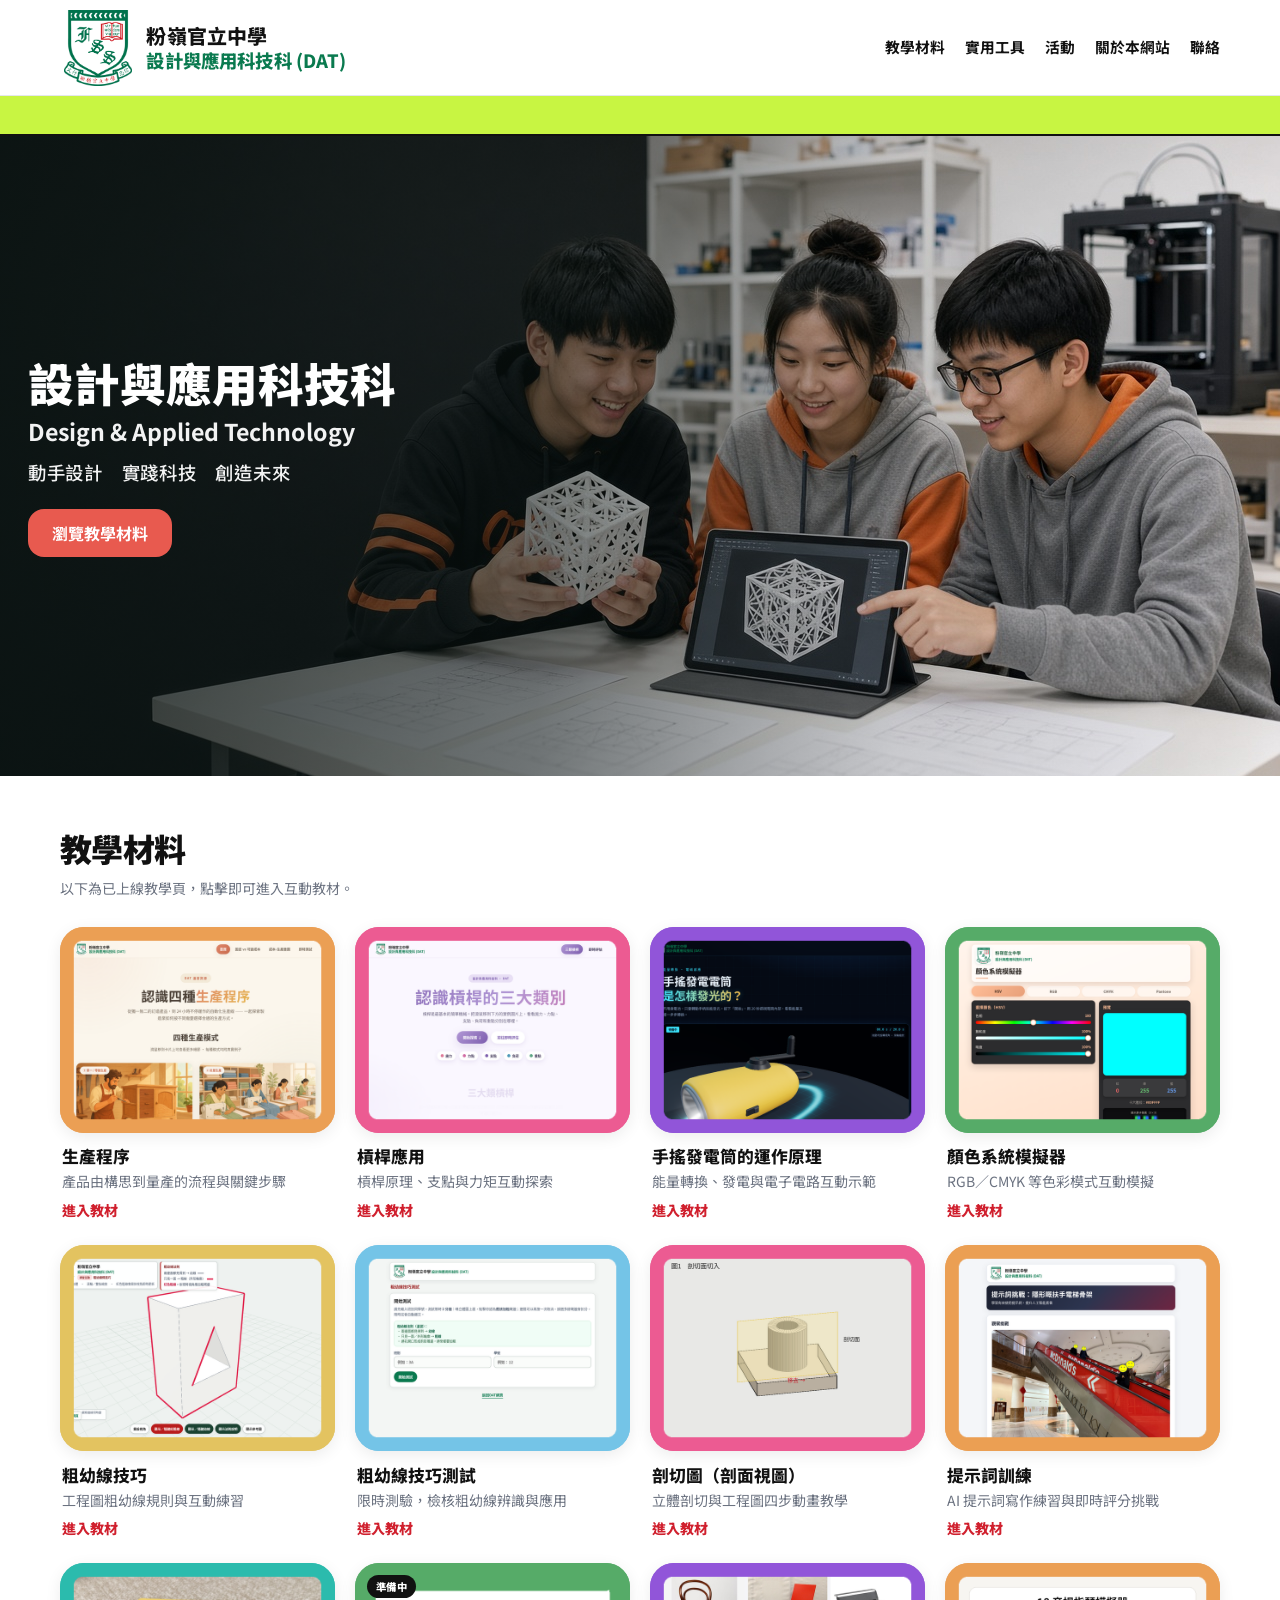
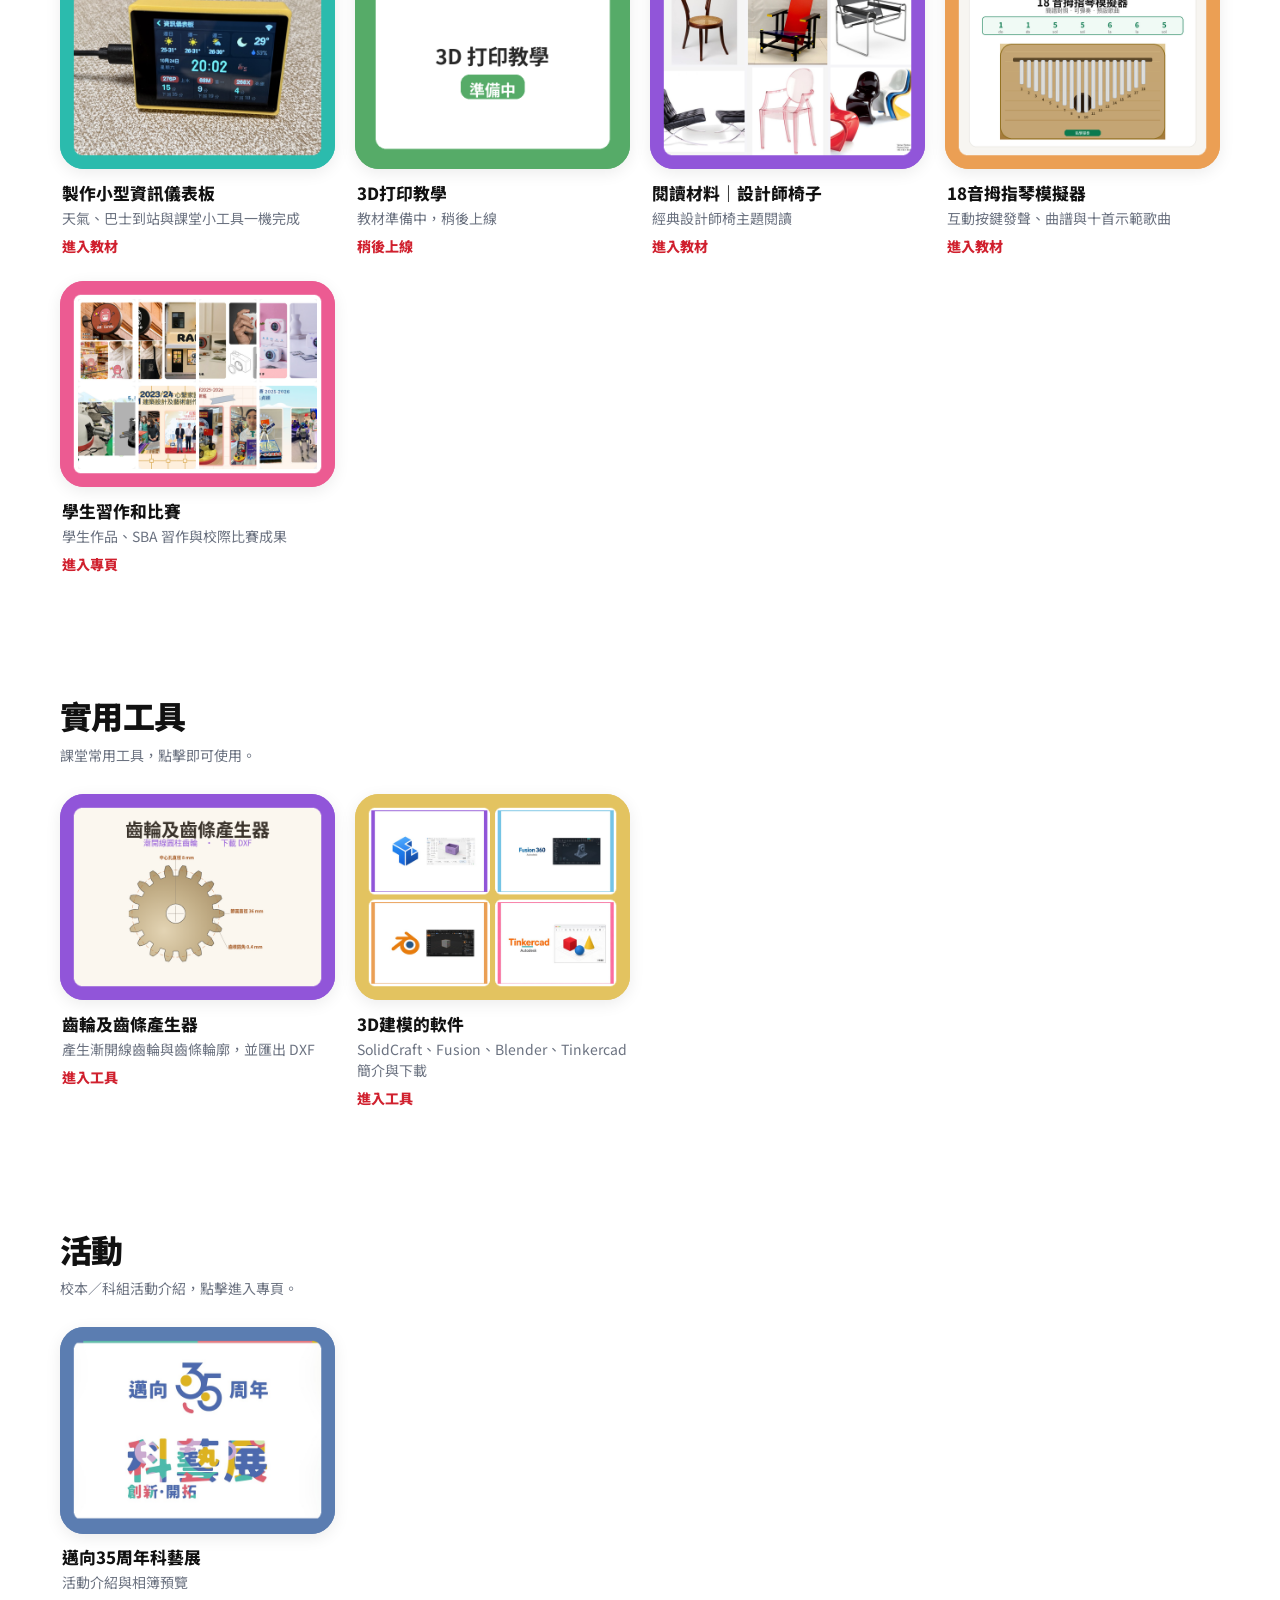
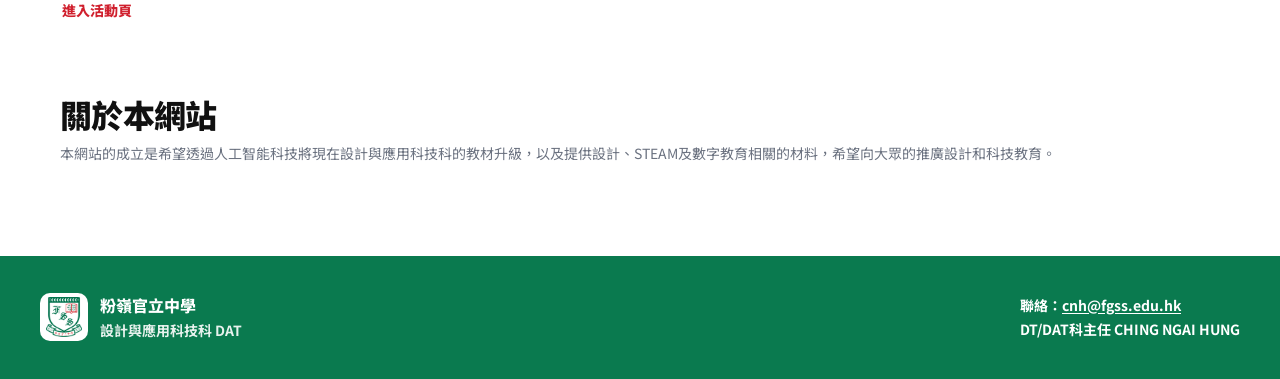
<file: index.html>
<!DOCTYPE html>
<html lang="zh-Hant">
<head>
  <meta charset="UTF-8" />
  <meta name="viewport" content="width=device-width, initial-scale=1" />
  <!-- Google tag (gtag.js) -->
  <script async src="https://www.googletagmanager.com/gtag/js?id=G-ZXF6ZBGWE7"></script>
  <script src="analytics.js"></script>
  <title>粉嶺官立中學｜設計與應用科技科 DAT</title>
  <link rel="preconnect" href="https://fonts.googleapis.com" />
  <link rel="preconnect" href="https://fonts.gstatic.com" crossorigin />
  <link href="https://fonts.googleapis.com/css2?family=Noto+Sans+TC:wght@400;500;700;900&display=swap" rel="stylesheet" />
  <link rel="stylesheet" href="tokens.css?v=20261030b" />
  <style>
    * { box-sizing: border-box; margin: 0; padding: 0; }
    html { scroll-behavior: smooth; }
    body {
      font-family: var(--font-sans);
      color: var(--text);
      background: var(--bg);
      line-height: 1.5;
    }
    a { color: inherit; text-decoration: none; }
    img { display: block; max-width: 100%; height: auto; }


    .nav {
      position: sticky;
      top: 0;
      z-index: 50;
      height: var(--nav-h);
      background: #fff;
      border-bottom: 1px solid var(--border);
      display: flex;
      align-items: center;
    }
    .nav-inner {
      width: min(100%, var(--container));
      margin: 0 auto;
      padding: 0 1.25rem;
      display: flex;
      align-items: center;
      gap: 1.5rem;
    }
    .brand {
      display: flex;
      align-items: center;
      gap: 0.65rem;
      flex-shrink: 0;
    }
    .brand img {
      width: 76px;
      height: 76px;
      object-fit: contain;
    }
    .brand-text {
      display: flex;
      flex-direction: column;
      line-height: 1.25;
      gap: 0.1rem;
    }
    .brand-text .school {
      font-size: 1.25rem;
      color: var(--text);
      font-weight: 800;
      letter-spacing: 0.01em;
    }
    .brand-text .dat {
      font-weight: 800;
      font-size: 1.15rem;
      color: var(--school-green);
      letter-spacing: 0.01em;
    }
    .nav-links {
      display: flex;
      gap: 1.25rem;
      margin-left: auto;
      font-weight: 700;
      font-size: 0.92rem;
      text-transform: lowercase;
    }
    .nav-links a:hover { color: var(--school-green); }
    .nav-toggle {
      display: none;
      margin-left: auto;
      border: 1px solid var(--border);
      background: #fff;
      border-radius: var(--radius-sm);
      padding: 0.4rem 0.7rem;
      font-weight: 700;
      cursor: pointer;
    }

    .ticker {
      background: #c8f542;
      color: #111;
      overflow: hidden;
      white-space: nowrap;
      font-weight: 800;
      font-size: 0.85rem;
      padding: 0.55rem 0;
      border-bottom: 2px solid #111;
    }
    .ticker-track {
      display: inline-block;
      padding-left: 100%;
      animation: marquee 28s linear infinite;
    }
    @keyframes marquee {
      0% { transform: translateX(0); }
      100% { transform: translateX(-100%); }
    }

    .hero {
      position: relative;
      width: 100%;
      aspect-ratio: 16 / 9;
      max-height: min(72vh, 640px);
      overflow: hidden;
      background: #1a1a1a;
    }
    .hero img.hero-bg {
      width: 100%;
      height: 100%;
      object-fit: cover;
      object-position: center right;
    }
    .hero-overlay {
      position: absolute;
      inset: 0;
      background: linear-gradient(90deg, rgba(10,20,18,0.82) 0%, rgba(10,20,18,0.55) 42%, rgba(10,20,18,0.15) 70%, transparent 100%);
      display: flex;
      align-items: center;
    }
    .hero-copy {
      width: min(100%, 560px);
      margin: 0;
      margin-left: clamp(0.75rem, 2.5vw, 1.75rem);
      margin-right: auto;
      padding: 2rem 0.75rem 2rem 0;
      color: #fff;
      max-width: 560px;
      text-align: left;
    }
    .hero-copy h1 {
      font-size: clamp(1.75rem, 4.2vw, 2.85rem);
      font-weight: 900;
      line-height: 1.2;
      margin-bottom: 0.35rem;
    }
    .hero-copy .en {
      font-size: clamp(1.05rem, 2.4vw, 1.45rem);
      font-weight: 700;
      line-height: 1.3;
      opacity: 0.95;
      margin-bottom: 0.85rem;
    }
    .hero-copy .sub {
      font-size: clamp(0.95rem, 2vw, 1.15rem);
      font-weight: 500;
      opacity: 0.95;
      margin-bottom: 1.35rem;
      letter-spacing: 0.04em;
    }
    .btn-cta {
      display: inline-block;
      transition: background 0.15s ease, transform 0.15s ease;
    }
    .btn-cta:hover { transform: translateY(-1px); }

    .section {
      width: min(100%, var(--container));
      margin: 0 auto;
      padding: 3rem 1.25rem 4rem;
    }
    .section-head {
      margin-bottom: 1.75rem;
    }
    .section-head h2 {
      font-size: var(--fs-h2);
      font-weight: 900;
      text-transform: lowercase;
      letter-spacing: -0.02em;
    }
    .section-head p {
      color: var(--text-muted);
      margin-top: 0.35rem;
      font-size: var(--fs-small);
    }

    .grid {
      display: grid;
      grid-template-columns: repeat(4, 1fr);
      gap: var(--gap-grid);
    }
    .card {
      display: flex;
      flex-direction: column;
      background: transparent;
      color: var(--text);
      transition: transform 0.15s ease;
    }
    .card:hover { transform: translateY(-4px); }
    .card-soon,
    .card-soon:hover { transform: none; cursor: default; }
    .card-soon .link { color: var(--text-muted); }
    .card-face {
      position: relative;
      aspect-ratio: 4 / 3;
      border-radius: var(--radius-lg);
      overflow: hidden;
      box-shadow: var(--shadow-card);
    }
    .card-face img {
      display: block;
      width: 100%;
      height: 100%;
      object-fit: contain;
      object-position: center;
    }
    .card-face .chip {
      position: absolute;
      top: 12px;
      left: 12px;
      background: #111;
      color: #fff;
      font-size: 0.65rem;
      font-weight: 800;
      padding: 0.25rem 0.55rem;
      border-radius: var(--radius-pill);
      letter-spacing: 0.04em;
    }
    .card-meta {
      padding: 0.85rem 0.15rem 0.25rem;
    }
    .card-meta h3 {
      font-size: 1.05rem;
      font-weight: 800;
      line-height: 1.25;
    }
    .card-meta p {
      margin-top: 0.25rem;
      font-size: var(--fs-small);
      color: var(--text-muted);
    }
    .card-meta .link {
      display: inline-block;
      margin-top: 0.45rem;
      font-weight: 800;
      font-size: 0.88rem;
      color: var(--school-red);
    }

    footer {
      background: var(--school-green);
      color: #fff;
      padding: 2.25rem 1.25rem;
    }
    .footer-inner {
      width: min(100%, var(--container));
      margin: 0 auto;
      display: flex;
      flex-wrap: wrap;
      gap: 1rem 2rem;
      align-items: center;
      justify-content: space-between;
    }
    .footer-brand {
      display: flex;
      align-items: center;
      gap: 0.75rem;
    }
    .footer-brand img {
      width: 48px;
      height: 48px;
      object-fit: contain;
      background: #fff;
      border-radius: 10px;
      padding: 4px;
    }
    .footer-brand strong { font-weight: 800; display: block; }
    .footer-brand span { font-size: var(--fs-small); font-weight: 700; opacity: 0.9; }
    .footer-note {
      font-size: var(--fs-small);
      line-height: 1.55;
      text-align: left;
      min-width: 0;
      max-width: 100%;
    }
    .footer-note p { margin: 0.15rem 0; }
    .footer-contact,
    .footer-who { font-weight: 700; white-space: nowrap; }
    .footer-mail { color: #fff; text-decoration: underline; text-underline-offset: 2px; }
    .footer-mail:hover { opacity: 0.9; }

    @media (max-width: 960px) {
      .grid { grid-template-columns: repeat(2, 1fr); }
      .nav-links { display: none; }
      .nav-links.open {
        display: flex;
        flex-direction: column;
        position: absolute;
        top: var(--nav-h);
        left: 0; right: 0;
        background: #fff;
        border-bottom: 1px solid var(--border);
        padding: 1rem 1.25rem;
        gap: 0.85rem;
      }
      .nav-toggle { display: inline-block; }
      .hero { max-height: none; aspect-ratio: 16/10; }
    }
    @media (max-width: 560px) {
      .grid { grid-template-columns: 1fr; }
      .hero-copy h1 { font-size: 1.75rem; }
    }
  </style>
</head>
<body>
  <header class="nav">
    <div class="nav-inner">
      <a class="brand" href="#">
        <img src="assets/logo-crest.png" alt="粉嶺官立中學校徽" width="76" height="76" />
        <span class="brand-text">
          <span class="school">粉嶺官立中學</span>
          <span class="dat">設計與應用科技科 (DAT)</span>
        </span>
      </a>
      <button type="button" class="nav-toggle" id="nav-toggle" aria-expanded="false">選單</button>
      <nav class="nav-links" id="nav-links" aria-label="主選單">
        <a href="#materials">教學材料</a>
        <a href="#tools">實用工具</a>
        <a href="#activities">活動</a>
        <a href="#about">關於本網站</a>
        <a href="#contact">聯絡</a>
      </nav>
    </div>
  </header>

  <div class="ticker" aria-hidden="true">
    <span class="ticker-track">動手設計　·　實踐科技　·　創造未來　·　機械結構　·　電子　·　3D 打印　·　產品設計　·　繪圖　·　STEAM　·　拇指琴　·　AI 與智能科技</span>
  </div>

  <section class="hero" aria-label="主視覺">
    <img class="hero-bg" src="assets/hero_dat.jpg" alt="" />
    <div class="hero-overlay">
      <div class="hero-copy">
        <h1>設計與應用科技科</h1>
        <p class="en">Design &amp; Applied Technology</p>
        <p class="sub">動手設計　實踐科技　創造未來</p>
        <a class="btn-cta" href="#materials">瀏覽教學材料</a>
      </div>
    </div>
  </section>

  <section class="section" id="materials">
    <div class="section-head">
      <h2>教學材料</h2>
      <p>以下為已上線教學頁，點擊即可進入互動教材。</p>
    </div>
    <div class="grid">
      <a class="card" href="https://dat-fgss.github.io/production/" target="_blank" rel="noopener">
        <div class="card-face tile-electronics">
          <img src="assets/cards/card_03.png?v=20261024b" alt="" />
        </div>
        <div class="card-meta">
          <h3>生產程序</h3>
          <p>產品由構思到量產的流程與關鍵步驟</p>
          <span class="link">進入教材</span>
        </div>
      </a>
<a class="card" href="https://dat-fgss.github.io/leverage/" target="_blank" rel="noopener">
        <div class="card-face tile-3dprint">
          <img src="assets/cards/card_07.png?v=20261024b" alt="" />
        </div>
        <div class="card-meta">
          <h3>槓桿應用</h3>
          <p>槓桿原理、支點與力矩互動探索</p>
          <span class="link">進入教材</span>
        </div>
      </a>
<a class="card" href="https://dat-fgss.github.io/torch/" target="_blank" rel="noopener">
        <div class="card-face tile-product">
          <img src="assets/cards/card_01.png?v=20261024b" alt="" />
        </div>
        <div class="card-meta">
          <h3>手搖發電筒的運作原理</h3>
          <p>能量轉換、發電與電子電路互動示範</p>
          <span class="link">進入教材</span>
        </div>
      </a>
<a class="card" href="https://dat-fgss.github.io/color-simulator/" target="_blank" rel="noopener">
        <div class="card-face tile-woodwork">
          <img src="assets/cards/card_06.png?v=20261024b" alt="" />
        </div>
        <div class="card-meta">
          <h3>顏色系統模擬器</h3>
          <p>RGB／CMYK 等色彩模式互動模擬</p>
          <span class="link">進入教材</span>
        </div>
      </a>
<a class="card" href="https://dat-fgss.github.io/thin-thick-line/" target="_blank" rel="noopener">
        <div class="card-face tile-drawing">
          <img src="assets/cards/card_05.png?v=20261024b" alt="" />
        </div>
        <div class="card-meta">
          <h3>粗幼線技巧</h3>
          <p>工程圖粗幼線規則與互動練習</p>
          <span class="link">進入教材</span>
        </div>
      </a>
<a class="card" href="https://dat-fgss.github.io/quiz-thin-thick/" target="_blank" rel="noopener">
        <div class="card-face tile-stem">
          <img src="assets/cards/card_02.png?v=20261024b" alt="" />
        </div>
        <div class="card-meta">
          <h3>粗幼線技巧測試</h3>
          <p>限時測驗，檢核粗幼線辨識與應用</p>
          <span class="link">進入教材</span>
        </div>
      </a>
<a class="card" href="https://dat-fgss.github.io/section-view/" target="_blank" rel="noopener">
        <div class="card-face tile-section">
          <img src="assets/cards/card_section-view.png?v=20261030b" alt="" />
        </div>
        <div class="card-meta">
          <h3>剖切圖（剖面視圖）</h3>
          <p>立體剖切與工程圖四步動畫教學</p>
          <span class="link">進入教材</span>
        </div>
      </a>
<a class="card" href="https://dat-fgss.github.io/prompt-test/" target="_blank" rel="noopener">
        <div class="card-face tile-mech">
          <img src="assets/cards/card_08.png?v=20261024b" alt="" />
        </div>
        <div class="card-meta">
          <h3>提示詞訓練</h3>
          <p>AI 提示詞寫作練習與即時評分挑戰</p>
          <span class="link">進入教材</span>
        </div>
      </a>
      <a class="card" href="esp32-dashboard/">
        <div class="card-face tile-esp32">
          <img src="assets/cards/card_esp32-dashboard.png?v=20261024c" alt="" />
        </div>
        <div class="card-meta">
          <h3>製作小型資訊儀表板</h3>
          <p>天氣、巴士到站與課堂小工具一機完成</p>
          <span class="link">進入教材</span>
        </div>
      </a>
      <div class="card card-soon" role="group" aria-label="3D打印教學，教材準備中">
        <div class="card-face tile-3dsoon">
          <img src="assets/cards/card_3d-print-coming.png?v=20261024c" alt="" />
          <span class="chip">準備中</span>
        </div>
        <div class="card-meta">
          <h3>3D打印教學</h3>
          <p>教材準備中，稍後上線</p>
          <span class="link">稍後上線</span>
        </div>
      </div>
      <a class="card" href="designer-chairs/">
        <div class="card-face tile-chairs">
          <img src="assets/cards/card_designer-chairs.png?v=20261024d" alt="" />
        </div>
        <div class="card-meta">
          <h3>閱讀材料｜設計師椅子</h3>
          <p>經典設計師椅主題閱讀</p>
          <span class="link">進入教材</span>
        </div>
      </a>
      <a class="card" href="kalimba/">
        <div class="card-face tile-kalimba">
          <img src="assets/cards/card_kalimba.png?v=20261028a" alt="" />
        </div>
        <div class="card-meta">
          <h3>18音拇指琴模擬器</h3>
          <p>互動按鍵發聲、曲譜與十首示範歌曲</p>
          <span class="link">進入教材</span>
        </div>
      </a>
      <a class="card" href="student-works/">
        <div class="card-face tile-ai">
          <img src="assets/cards/card_student_works.png?v=20261028b" alt="" />
        </div>
        <div class="card-meta">
          <h3>學生習作和比賽</h3>
          <p>學生作品、SBA 習作與校際比賽成果</p>
          <span class="link">進入專頁</span>
        </div>
      </a>
</div>
  </section>

  <section class="section" id="tools">
    <div class="section-head">
      <h2>實用工具</h2>
      <p>課堂常用工具，點擊即可使用。</p>
    </div>
    <div class="grid">
      <a class="card" href="https://dat-fgss.github.io/gear-gen/" target="_blank" rel="noopener">
        <div class="card-face tile-gear-gen">
          <img src="assets/cards/card_gear-gen.png?v=20261111c" alt="" />
        </div>
        <div class="card-meta">
          <h3>齒輪及齒條產生器</h3>
          <p>產生漸開線齒輪與齒條輪廓，並匯出 DXF</p>
          <span class="link">進入工具</span>
        </div>
      </a>
      <a class="card" href="3d-software/">
        <div class="card-face tile-3dsoftware">
          <img src="assets/cards/card_3d-software.png?v=20261025a" alt="" />
        </div>
        <div class="card-meta">
          <h3>3D建模的軟件</h3>
          <p>SolidCraft、Fusion、Blender、Tinkercad 簡介與下載</p>
          <span class="link">進入工具</span>
        </div>
      </a>
    </div>
  </section>

  <section class="section" id="activities">
    <div class="section-head">
      <h2>活動</h2>
      <p>校本／科組活動介紹，點擊進入專頁。</p>
    </div>
    <div class="grid">
      <a class="card" href="https://dat-fgss.github.io/tech-art-show/" target="_blank" rel="noopener">
        <div class="card-face tile-activity">
          <img src="assets/cards/card_tech-art-show.png?v=20261028c" alt="" />
        </div>
        <div class="card-meta">
          <h3>邁向35周年科藝展</h3>
          <p>活動介紹與相簿預覽</p>
          <span class="link">進入活動頁</span>
        </div>
      </a>
    </div>
  </section>

  <section class="section" id="about" style="padding-top:0">
    <div class="section-head">
      <h2>關於本網站</h2>
      <p>本網站的成立是希望透過人工智能科技將現在設計與應用科技科的教材升級，以及提供設計、STEAM及數字教育相關的材料，希望向大眾的推廣設計和科技教育。</p>
    </div>
  </section>

  <footer id="contact">
    <div class="footer-inner">
      <div class="footer-brand">
        <img src="assets/logo-crest.png" alt="" width="48" height="48" />
        <div>
          <strong>粉嶺官立中學</strong>
          <span>設計與應用科技科 DAT</span>
        </div>
      </div>
      <div class="footer-note">
        <p class="footer-contact">聯絡：<a class="footer-mail" href="mailto:cnh@fgss.edu.hk">cnh@fgss.edu.hk</a></p>
        <p class="footer-who">DT/DAT科主任 CHING NGAI HUNG</p>
      </div>
    </div>
  </footer>

  <script>
    (function () {
      var btn = document.getElementById('nav-toggle');
      var links = document.getElementById('nav-links');
      if (!btn || !links) return;
      btn.addEventListener('click', function () {
        var open = links.classList.toggle('open');
        btn.setAttribute('aria-expanded', open ? 'true' : 'false');
      });
    })();
  </script>
</body>
</html>
</file>
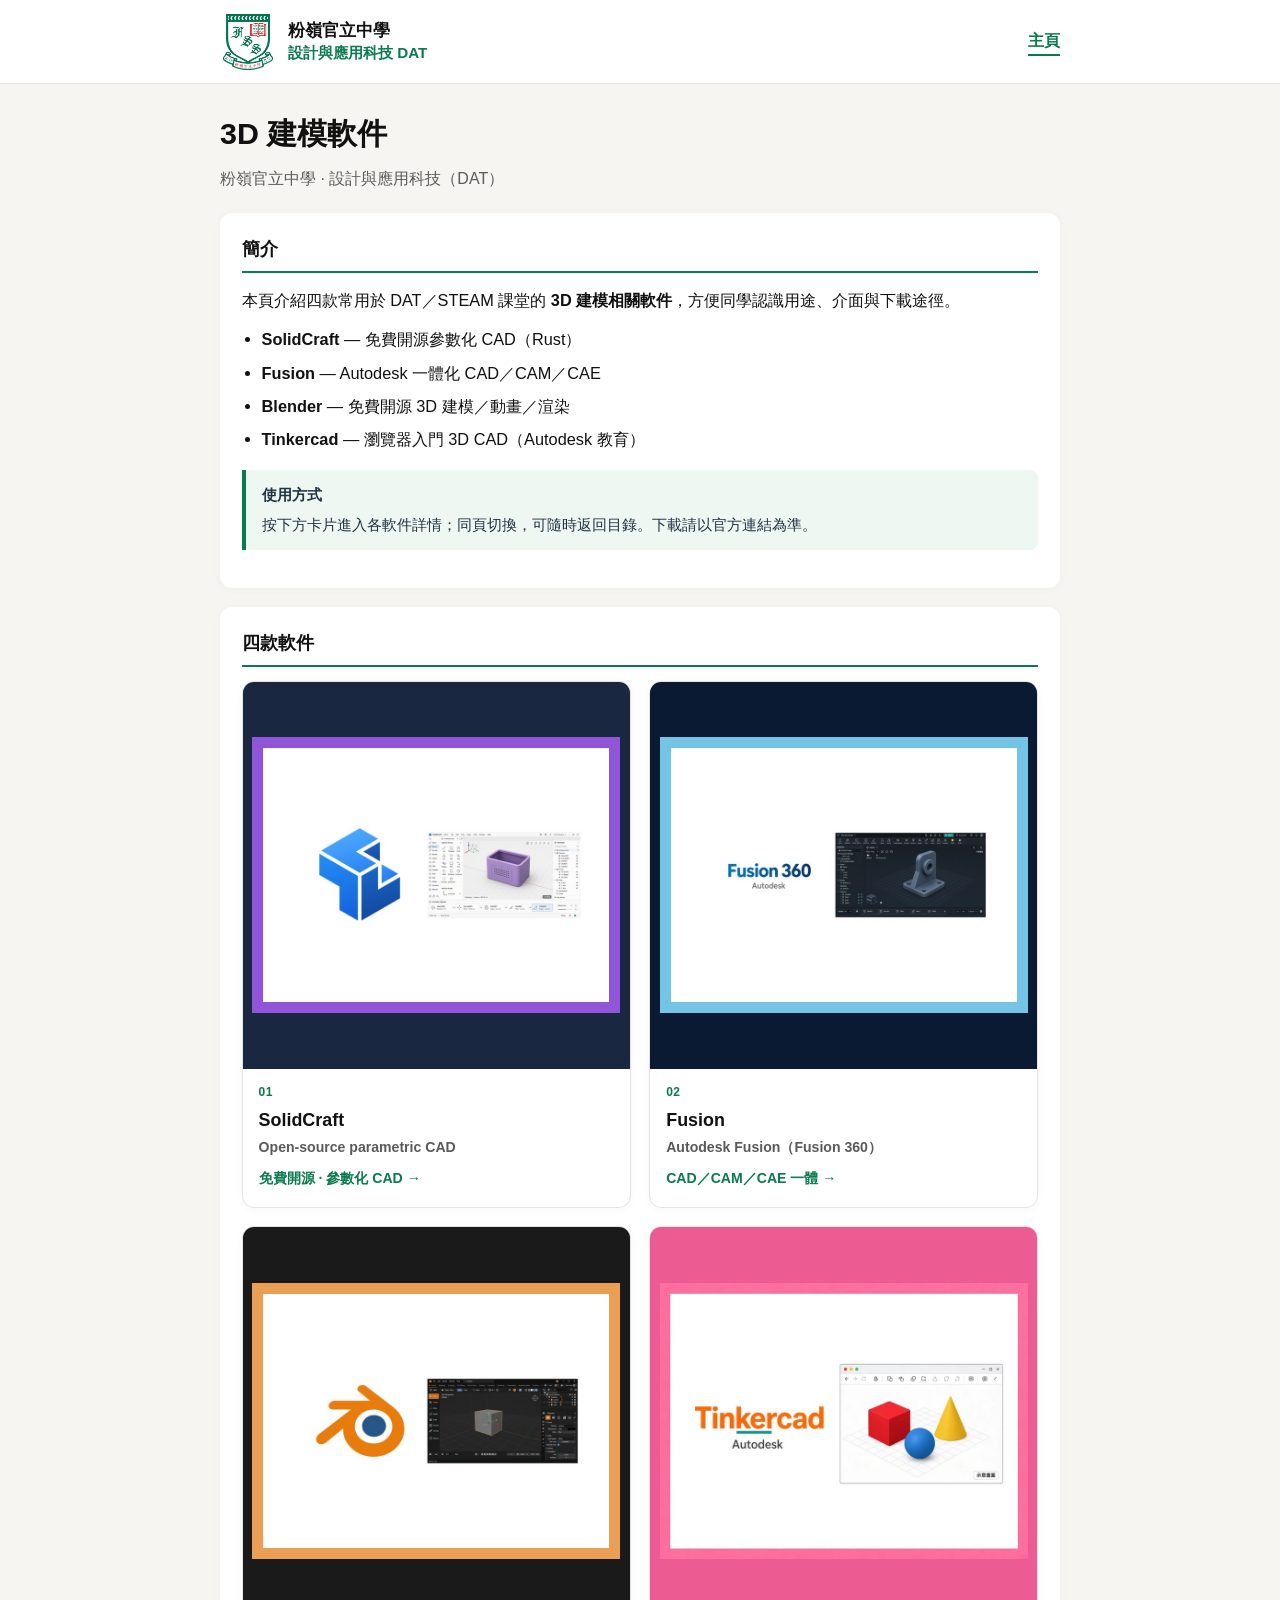
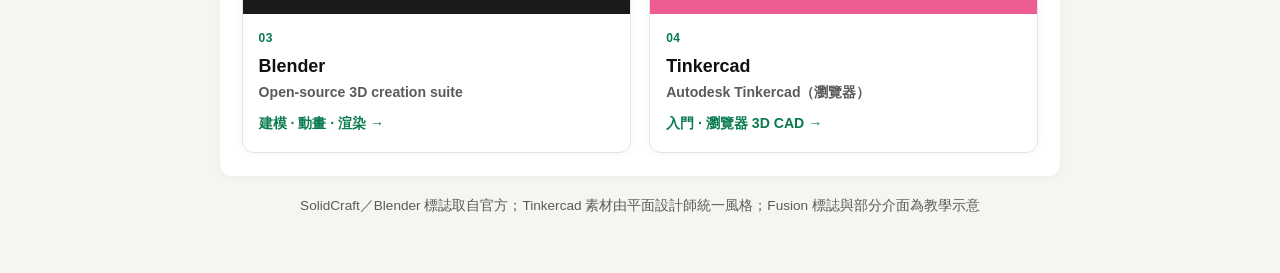
<file: 3d-software/index.html>
<!DOCTYPE html>
<html lang="zh-Hant-HK">
<head>
  <meta charset="UTF-8" />
  <meta name="viewport" content="width=device-width, initial-scale=1" />
  <!-- Google tag (gtag.js) -->
  <script async src="https://www.googletagmanager.com/gtag/js?id=G-ZXF6ZBGWE7"></script>
  <script src="../analytics.js"></script>
  <title>3D 建模軟件｜粉嶺官立中學 DAT</title>
  <style>
    :root {
      --bg: #f7f5f1;
      --card: #fff;
      --text: #111;
      --muted: #5a5a5a;
      --line: #e6e4df;
      --green: #0A7A4F;
      --thumb-sc: #1a2740;
      --thumb-fu: #0b1a33;
      --thumb-bl: #1a1a1a;
      --thumb-tk: #EC5B92;
      --container: 880px;
      --radius: 12px;
    }
    * { box-sizing: border-box; margin: 0; padding: 0; }
    body {
      font-family: "Segoe UI", "PingFang TC", "Noto Sans TC", "Microsoft JhengHei", sans-serif;
      background: var(--bg);
      color: var(--text);
      line-height: 1.7;
    }
    a { color: var(--green); }
    .nav {
      background: #fff;
      border-bottom: 1px solid var(--line);
      position: sticky; top: 0; z-index: 20;
    }
    .nav-inner {
      width: min(100%, var(--container));
      margin: 0 auto;
      padding: 0.85rem 1.25rem;
      display: flex; align-items: center; justify-content: space-between;
      gap: 1rem; flex-wrap: wrap;
    }
    .brand {
      display: flex; align-items: center; gap: 0.75rem;
      text-decoration: none; color: inherit;
    }
    .brand img { width: 56px; height: 56px; object-fit: contain; }
    .brand-text { display: flex; flex-direction: column; gap: 0.1rem; line-height: 1.25; }
    .brand-text .school { font-size: 1.05rem; font-weight: 800; }
    .brand-text .dat { font-size: 0.95rem; font-weight: 800; color: var(--green); }
    .nav-home {
      font-weight: 700; color: var(--green);
      border-bottom: 2px solid var(--green); text-decoration: none;
      white-space: nowrap;
    }
    .page {
      width: min(100%, var(--container));
      margin: 0 auto;
      padding: 1.5rem 1.25rem 3.5rem;
    }
    h1 {
      font-size: clamp(1.45rem, 3.2vw, 1.9rem);
      font-weight: 900;
      margin-bottom: 0.35rem;
    }
    .lede { color: var(--muted); margin-bottom: 1.25rem; }
    .view { display: none; }
    .view.active { display: block; }
    .card {
      background: var(--card);
      border-radius: var(--radius);
      padding: 1.25rem 1.35rem 1.4rem;
      margin-bottom: 1.15rem;
      box-shadow: 0 1px 8px rgba(0,0,0,0.04);
    }
    .card h2 {
      font-size: 1.15rem;
      font-weight: 800;
      margin-bottom: 0.85rem;
      padding-bottom: 0.45rem;
      border-bottom: 2px solid var(--green);
    }
    .article p { margin: 0.75rem 0; text-align: justify; font-size: 1.02rem; }
    .article ul { margin: 0.5rem 0 0.75rem 1.25rem; font-size: 1.02rem; }
    .article li { margin: 0.35rem 0; }
    .callout {
      background: #eef7f1;
      border-left: 4px solid var(--green);
      padding: 0.75rem 1rem;
      border-radius: 0 8px 8px 0;
      margin: 1rem 0;
      font-size: 0.95rem;
      color: #234;
    }
    .callout strong { display: block; margin-bottom: 0.25rem; }
    .note-muted {
      font-size: 0.85rem;
      color: var(--muted);
      margin-top: 0.5rem;
    }
    figure.pic {
      margin: 1rem 0;
      background: #fafafa;
      border-radius: 10px;
      overflow: hidden;
      border: 1px solid var(--line);
    }
    figure.pic .row {
      display: grid; gap: 0.75rem; padding: 0.75rem;
      align-items: center; justify-items: center;
      background: #fff;
    }
    figure.pic .row.cols-2 { grid-template-columns: 1fr 1fr; }
    @media (max-width: 640px) {
      figure.pic .row.cols-2 { grid-template-columns: 1fr; }
    }
    figure.pic img {
      display: block;
      width: 100%;
      height: auto;
      max-height: 280px;
      object-fit: contain;
      background: #fff;
    }
    figure.pic .logo-img { max-height: 140px; padding: 0.75rem; }
    figure.pic .ui-img { max-height: 260px; }
    figure.pic figcaption {
      padding: 0.65rem 0.9rem;
      font-size: 0.88rem;
      color: var(--muted);
      text-align: center;
    }
    .look-cap {
      font-size: 0.82rem;
      font-weight: 700;
      color: var(--muted);
      text-align: center;
      margin-top: 0.3rem;
    }
    .comp-grid {
      display: grid;
      grid-template-columns: repeat(2, 1fr);
      gap: 1.15rem;
      margin-top: 0.5rem;
    }
    @media (max-width: 720px) {
      .comp-grid { grid-template-columns: 1fr; }
    }
    .comp-card {
      display: block;
      text-decoration: none;
      color: inherit;
      background: var(--card);
      border-radius: var(--radius);
      overflow: hidden;
      border: 1px solid var(--line);
      box-shadow: 0 1px 8px rgba(0,0,0,0.04);
      transition: transform .15s ease, box-shadow .15s ease, border-color .15s ease;
      cursor: pointer;
    }
    .comp-card:hover, .comp-card:focus-visible {
      transform: translateY(-2px);
      border-color: var(--green);
      box-shadow: 0 6px 18px rgba(10,122,79,0.15);
      outline: none;
    }
    .comp-card .thumb {
      aspect-ratio: 1;
      display: flex; align-items: center; justify-content: center;
      overflow: hidden;
      padding: 0.6rem;
    }
    .comp-card.solidcraft .thumb { background: var(--thumb-sc); }
    .comp-card.fusion .thumb { background: var(--thumb-fu); }
    .comp-card.blender .thumb { background: var(--thumb-bl); }
    .comp-card.tinkercad .thumb { background: var(--thumb-tk); }
    .comp-card .thumb img {
      width: 100%; height: 100%;
      object-fit: contain;
      border-radius: 8px;
    }
    .comp-card .meta { padding: 0.85rem 1rem 1rem; }
    .comp-card .meta .num {
      color: var(--green);
      font-size: 0.75rem;
      font-weight: 800;
      letter-spacing: 0.04em;
    }
    .comp-card .meta .name {
      font-weight: 800;
      font-size: 1.12rem;
      margin-top: 0.15rem;
    }
    .comp-card .meta .en {
      font-size: 0.88rem;
      color: var(--muted);
      font-weight: 600;
    }
    .comp-card .meta .hint {
      margin-top: 0.45rem;
      font-size: 0.88rem;
      color: var(--green);
      font-weight: 700;
    }
    .fact-grid {
      display: grid;
      grid-template-columns: repeat(2, 1fr);
      gap: 0.75rem;
      margin: 0.5rem 0 1.15rem;
    }
    @media (max-width: 560px) {
      .fact-grid { grid-template-columns: 1fr; }
    }
    .fact {
      background: var(--card);
      border: 1px solid var(--line);
      border-radius: 10px;
      padding: 0.85rem 1rem;
    }
    .fact .label {
      font-size: 0.78rem;
      font-weight: 800;
      color: var(--green);
      letter-spacing: 0.03em;
    }
    .fact .value { font-weight: 800; font-size: 1.05rem; margin-top: 0.15rem; }
    .fact .sub { font-size: 0.85rem; color: var(--muted); margin-top: 0.2rem; }
    .back-bar {
      display: flex; gap: 0.65rem; flex-wrap: wrap;
      margin-bottom: 1rem;
    }
    .btn {
      display: inline-block;
      background: var(--green);
      color: #fff !important;
      text-decoration: none;
      font-weight: 700;
      padding: 0.55rem 1rem;
      border-radius: 8px;
      border: 2px solid var(--green);
      font-size: 0.95rem;
    }
    .btn:hover { filter: brightness(1.05); }
    .btn-ghost {
      background: #fff;
      color: var(--green) !important;
    }
    .btn-dl {
      display: inline-flex;
      align-items: center;
      gap: 0.4rem;
      margin: 0.35rem 0.5rem 0.35rem 0;
    }
    .detail-title { margin-bottom: 0.1rem; }
    .detail-en { color: var(--muted); margin-bottom: 1rem; font-weight: 600; }
    .footer-note {
      text-align: center;
      color: var(--muted);
      font-size: 0.85rem;
      margin-top: 0.5rem;
    }
    .link-list { margin: 0.5rem 0 0; }
    .link-list a { font-weight: 700; }
  </style>
</head>
<body>
  <header class="nav">
    <div class="nav-inner">
      <a class="brand" href="https://dat-fgss.github.io/home/" title="返回 DAT 主站">
        <img src="assets/logo-crest.png" alt="粉嶺官立中學校徽" width="56" height="56" />
        <span class="brand-text">
          <span class="school">粉嶺官立中學</span>
          <span class="dat">設計與應用科技 DAT</span>
        </span>
      </a>
      <a class="nav-home" href="https://dat-fgss.github.io/home/">主頁</a>
    </div>
  </header>

  <main class="page">
    <div id="view-hub" class="view active"></div>
    <div id="view-detail" class="view"></div>
  </main>

  <script>
    const APPS = {
      solidcraft: {
        id: 'solidcraft', num: '01', name: 'SolidCraft', en: 'Open-source parametric CAD',
        cls: 'solidcraft', thumb: 'assets/thumb_solidcraft.jpg',
        hint: '免費開源 · 參數化 CAD →',
        logo: 'assets/logo_solidcraft.png',
        ui: 'assets/ui_solidcraft.jpg',
        logoCap: '官方標誌（solidcraft.io）',
        uiCap: '操作介面示意（教學用，非官方截圖）',
        facts: [
          { label: '類型', value: '參數化 CAD', sub: '草圖 · 特徵時間軸 · 實體建模' },
          { label: '授權', value: '免費開源', sub: '以 Rust 編寫 · MIT / Apache-2.0' }
        ],
        intro: [
          'SolidCraft 是<strong>免費開源</strong>、以 <strong>Rust</strong> 編寫的<strong>參數化 CAD</strong>（電腦輔助設計）軟件。使用者可在平面上繪製草圖、加入約束與尺寸，再以拉伸、旋轉等特徵建立實體模型；修改參數後，模型會依特徵時間軸重新運算。',
          '適合 DAT／STEAM 課堂學習<strong>草圖與特徵建模</strong>的基本概念。可於桌面安裝，亦可在瀏覽器試用，門檻較低。'
        ],
        strengths: [
          '開源免費，適合學校與自學',
          '參數化工作流程，有助理解尺寸驅動設計',
          '支援桌面與網頁，方便示範與練習'
        ],
        links: [
          { label: '官方網站／下載', href: 'https://solidcraft.io/' },
          { label: 'GitHub（tangency-labs/solidcraft）', href: 'https://github.com/tangency-labs/solidcraft' }
        ]
      },
      fusion: {
        id: 'fusion', num: '02', name: 'Fusion', en: 'Autodesk Fusion（Fusion 360）',
        cls: 'fusion', thumb: 'assets/thumb_fusion.jpg',
        hint: 'CAD／CAM／CAE 一體 →',
        logo: 'assets/logo_fusion.png',
        ui: 'assets/ui_fusion.jpg',
        logoCap: '標誌示意（教學用）',
        uiCap: '操作介面示意（教學用，非官方截圖）',
        facts: [
          { label: '類型', value: 'CAD／CAM／CAE', sub: '設計 · 製造 · 模擬一體化' },
          { label: '學校用途', value: '教育授權常見', sub: '學生／教師常可申請免費教育版' }
        ],
        intro: [
          'Autodesk <strong>Fusion</strong>（前稱 Fusion 360）是業界常用的<strong>雲端協作式</strong>設計軟件，整合 CAD（建模）、CAM（刀具路徑）與 CAE（模擬）等功能。',
          '適合 DAT 中需要完成<strong>產品設計至製造規劃</strong>的課題。學校與合資格學生通常可申請教育授權，於課堂使用。'
        ],
        strengths: [
          '同一軟件涵蓋建模、工程圖與製造相關工具',
          '業界使用廣泛，有助銜接進階學習或實習',
          '教育授權便利學校導入'
        ],
        links: [
          { label: '官方產品頁', href: 'https://www.autodesk.com/products/fusion-360/' },
          { label: '教育／學生相關資訊（官方）', href: 'https://www.autodesk.com/education/edu-software/overview' }
        ]
      },
      blender: {
        id: 'blender', num: '03', name: 'Blender', en: 'Open-source 3D creation suite',
        cls: 'blender', thumb: 'assets/thumb_blender.jpg',
        hint: '建模 · 動畫 · 渲染 →',
        logo: 'assets/logo_blender.png',
        ui: 'assets/ui_blender.jpg',
        logoCap: '官方標誌（blender.org）',
        uiCap: '操作介面示意（教學用，非官方截圖）',
        facts: [
          { label: '類型', value: '3D 創作套件', sub: '建模 · 材質 · 動畫 · 渲染' },
          { label: '授權', value: '免費開源', sub: 'GNU GPL · 跨平台' }
        ],
        intro: [
          'Blender 是<strong>免費開源</strong>的 3D 創作軟件，涵蓋多邊形建模、材質、動畫、渲染與簡易合成等功能。',
          '適合 DAT／視覺設計課題中的<strong>外觀建模、動畫示範與可視化呈現</strong>；與以工程尺寸為主的參數化 CAD 互補。'
        ],
        strengths: [
          '完全免費，功能完整，社區資源豐富',
          '適合外觀造型、動畫與渲染輸出',
          '跨 Windows／macOS／Linux，安裝方便'
        ],
        links: [
          { label: '官方下載', href: 'https://www.blender.org/download/' },
          { label: 'Blender 主頁', href: 'https://www.blender.org/' }
        ]
      },
      tinkercad: {
        id: 'tinkercad', num: '04', name: 'Tinkercad', en: 'Autodesk Tinkercad（瀏覽器）',
        cls: 'tinkercad', thumb: 'assets/thumb_tinkercad.jpg',
        hint: '入門 · 瀏覽器 3D CAD →',
        logo: 'assets/logo_tinkercad.png',
        ui: 'assets/ui_tinkercad.jpg',
        logoCap: '標誌（平面設計師統一風格）',
        uiCap: '操作介面示意（教學用）',
        facts: [
          { label: '類型', value: '入門級 3D CAD', sub: '瀏覽器直接使用 · 無需安裝' },
          { label: '授權', value: '免費教育產品', sub: 'Autodesk · 適合初中／初學' }
        ],
        intro: [
          'Tinkercad 是 Autodesk 提供的<strong>免費、以瀏覽器運作為主</strong>的入門級 3D CAD 工具，介面簡易，適合學生首次接觸立體建模。',
          '同學可透過基本立體組合、尺寸調整與簡單電路／編程相關模組，完成初階產品模型，適合<strong>初中或 DAT 入門課</strong>建立信心後，再銜接 Fusion、SolidCraft 或 Blender。'
        ],
        strengths: [
          '無需安裝，課堂電腦或 Chromebook 即可使用',
          '操作門檻低，適合初學者與低年級',
          '與 Autodesk 教育生態銜接，可作為 Fusion 前導'
        ],
        links: [
          { label: '官方網站（Tinkercad）', href: 'https://www.tinkercad.com/' }
        ]
      }

    };

    const hubEl = document.getElementById('view-hub');
    const detailEl = document.getElementById('view-detail');

    function esc(s) {
      return String(s || '').replace(/[&<>"']/g, c => ({
        '&':'&amp;','<':'&lt;','>':'&gt;','"':'&quot;',"'":'&#39;'
      })[c]);
    }

    function cardHtml(p) {
      return (
        '<a class="comp-card ' + esc(p.cls) + '" href="#/app/' + esc(p.id) + '">' +
          '<div class="thumb"><img src="' + esc(p.thumb) + '" alt="' + esc(p.name) + '" /></div>' +
          '<div class="meta">' +
            '<div class="num">' + esc(p.num) + '</div>' +
            '<div class="name">' + esc(p.name) + '</div>' +
            '<div class="en">' + esc(p.en) + '</div>' +
            '<div class="hint">' + esc(p.hint) + '</div>' +
          '</div>' +
        '</a>'
      );
    }

    function factsHtml(items) {
      return '<div class="fact-grid">' + items.map(f =>
        '<div class="fact">' +
          '<div class="label">' + esc(f.label) + '</div>' +
          '<div class="value">' + esc(f.value) + '</div>' +
          (f.sub ? '<div class="sub">' + esc(f.sub) + '</div>' : '') +
        '</div>'
      ).join('') + '</div>';
    }

    function renderHub() {
      hubEl.innerHTML =
        '<h1>3D 建模軟件</h1>' +
        '<p class="lede">粉嶺官立中學 · 設計與應用科技（DAT）</p>' +
        '<section class="card">' +
          '<h2>簡介</h2>' +
          '<div class="article">' +
            '<p>本頁介紹四款常用於 DAT／STEAM 課堂的 <strong>3D 建模相關軟件</strong>，方便同學認識用途、介面與下載途徑。</p>' +
            '<ul>' +
              '<li><strong>SolidCraft</strong> — 免費開源參數化 CAD（Rust）</li>' +
              '<li><strong>Fusion</strong> — Autodesk 一體化 CAD／CAM／CAE</li>' +
              '<li><strong>Blender</strong> — 免費開源 3D 建模／動畫／渲染</li>' +
              '<li><strong>Tinkercad</strong> — 瀏覽器入門 3D CAD（Autodesk 教育）</li>' +
            '</ul>' +
            '<div class="callout"><strong>使用方式</strong>按下方卡片進入各軟件詳情；同頁切換，可隨時返回目錄。下載請以官方連結為準。</div>' +
          '</div>' +
        '</section>' +
        '<section class="card">' +
          '<h2>四款軟件</h2>' +
          '<div class="comp-grid">' +
            cardHtml(APPS.solidcraft) +
            cardHtml(APPS.fusion) +
            cardHtml(APPS.blender) +
            cardHtml(APPS.tinkercad) +
          '</div>' +
        '</section>' +
        '<p class="footer-note">SolidCraft／Blender 標誌取自官方；Tinkercad 素材由平面設計師統一風格；Fusion 標誌與部分介面為教學示意</p>';
    }

    function renderApp(p) {
      const paras = p.intro.map(html => '<p>' + html + '</p>').join('');
      const strengths = '<ul>' + p.strengths.map(s => '<li>' + s + '</li>').join('') + '</ul>';
      const links = p.links.map(l =>
        '<a class="btn btn-dl" href="' + esc(l.href) + '" target="_blank" rel="noopener noreferrer">' + esc(l.label) + ' ↗</a>'
      ).join('');
      return (
        factsHtml(p.facts) +
        '<section class="card"><h2>簡介</h2><div class="article">' +
          paras +
          '<p><strong>主要特點：</strong></p>' + strengths +
          '<div class="callout"><strong>課堂提示</strong>參數化 CAD（如 SolidCraft、Fusion）偏重尺寸與工程特徵；Blender 偏重外觀、動畫與視覺呈現。可按課題選用。</div>' +
        '</div></section>' +
        '<section class="card"><h2>標誌與操作介面</h2>' +
          '<figure class="pic"><div class="row cols-2">' +
            '<div><img class="logo-img" src="' + esc(p.logo) + '" alt="' + esc(p.name) + ' 標誌" /><div class="look-cap">' + esc(p.logoCap) + '</div></div>' +
            '<div><img class="ui-img" src="' + esc(p.ui) + '" alt="' + esc(p.name) + ' 介面示意" /><div class="look-cap">' + esc(p.uiCap) + '</div></div>' +
          '</div><figcaption>左：標誌　右：操作版面示意（方便課堂辨識；正式介面以軟件實際版本為準）</figcaption></figure>' +
          '<p class="note-muted">商標與軟件名稱分屬各開發商／社群；本頁僅作教學介紹。</p>' +
        '</section>' +
        '<section class="card"><h2>下載／官方連結</h2><div class="article">' +
          '<p>請透過官方網站取得安裝檔或教育授權，避免使用來路不明的安裝包。</p>' +
          '<div class="link-list">' + links + '</div>' +
        '</div></section>'
      );
    }

    function renderDetail(id) {
      const p = APPS[id];
      if (!p) { location.hash = '#/'; return; }
      detailEl.innerHTML =
        '<div class="back-bar">' +
          '<a class="btn" href="#/">← 返回目錄</a>' +
          '<a class="btn btn-ghost" href="https://dat-fgss.github.io/home/">DAT 主站</a>' +
        '</div>' +
        '<h1 class="detail-title">' + esc(p.name) + '</h1>' +
        '<p class="detail-en">' + esc(p.en) + ' · ' + esc(p.num) + '</p>' +
        renderApp(p) +
        '<div class="back-bar" style="margin-top:0.5rem">' +
          '<a class="btn" href="#/">← 返回目錄</a>' +
        '</div>';
    }

    function route() {
      const h = (location.hash || '#/').replace(/^#/, '') || '/';
      const m = h.match(/^\/app\/([a-z0-9-]+)/i);
      if (m && APPS[m[1].toLowerCase()]) {
        hubEl.classList.remove('active');
        detailEl.classList.add('active');
        renderDetail(m[1].toLowerCase());
        window.scrollTo(0, 0);
      } else {
        detailEl.classList.remove('active');
        hubEl.classList.add('active');
        if (!hubEl.dataset.ready) {
          renderHub();
          hubEl.dataset.ready = '1';
        }
        window.scrollTo(0, 0);
      }
    }

    window.addEventListener('hashchange', route);
    renderHub();
    hubEl.dataset.ready = '1';
    route();
  </script>
</body>
</html>
</file>
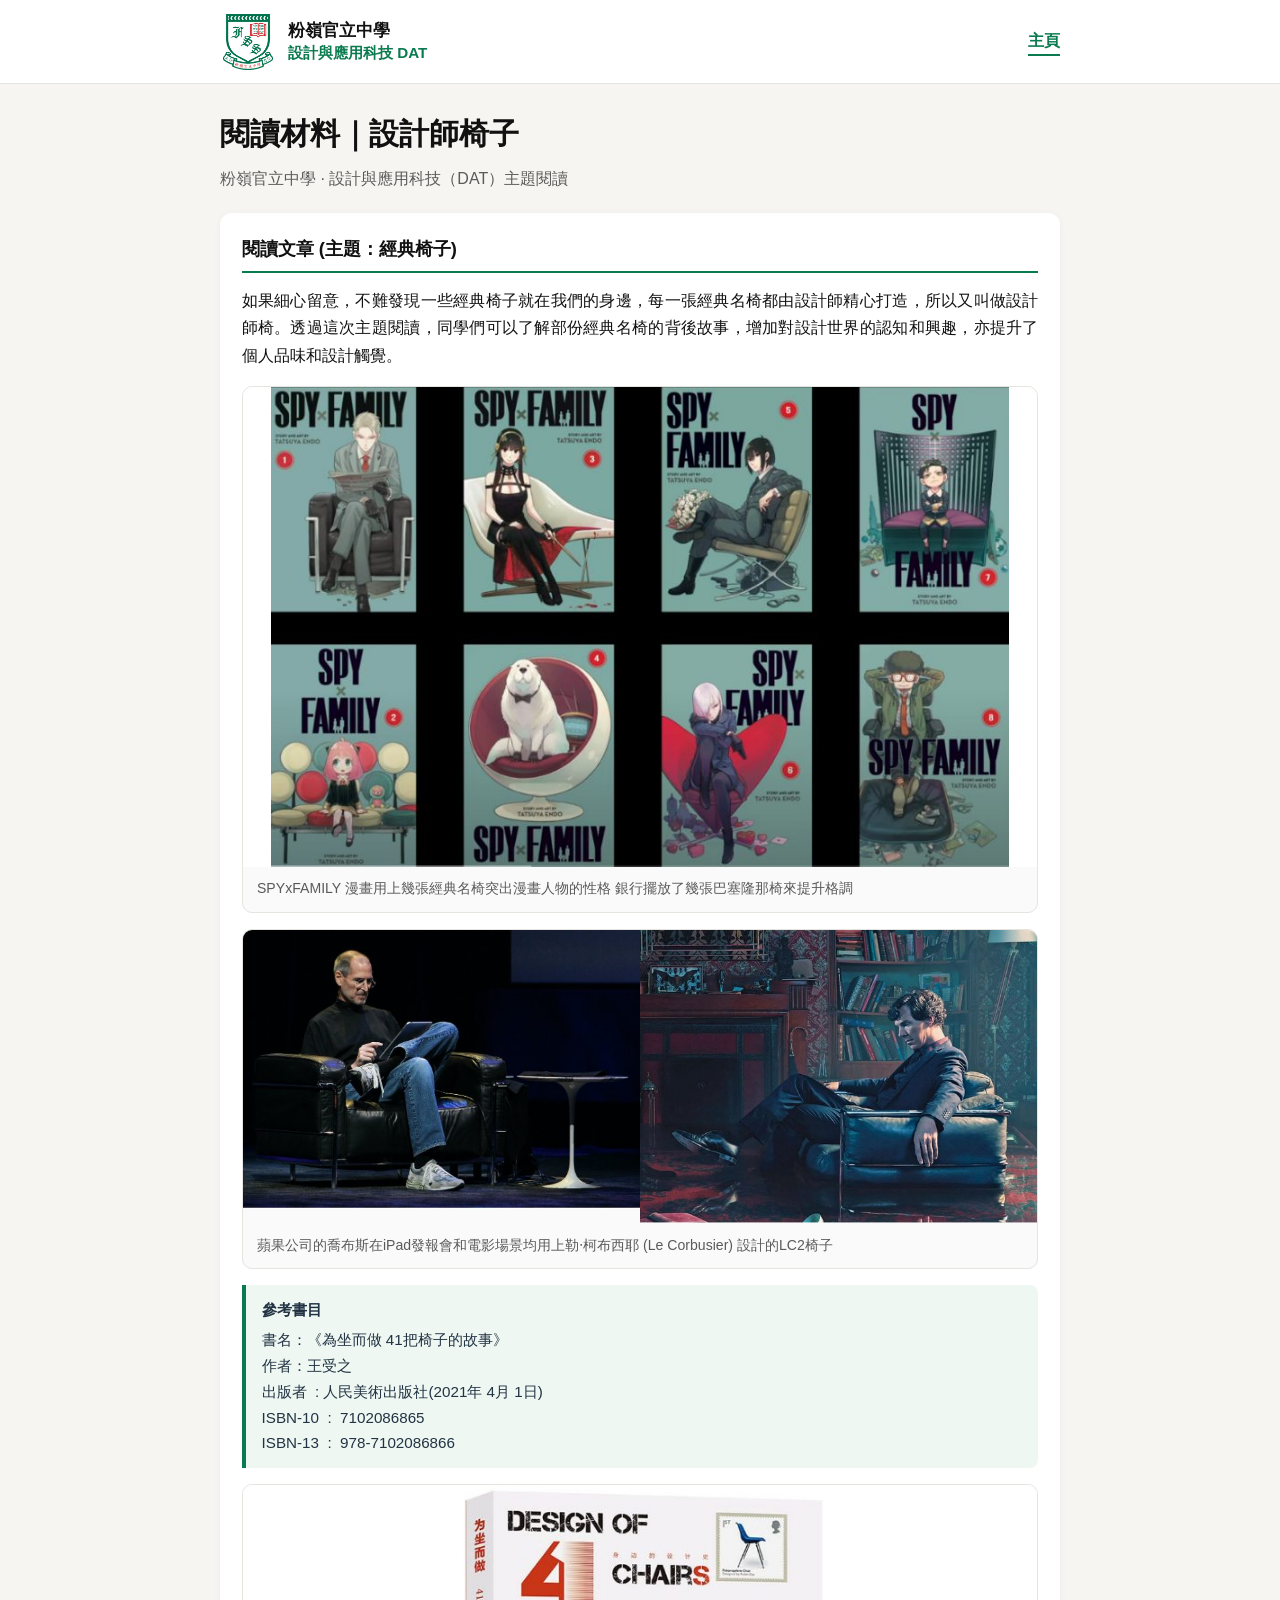
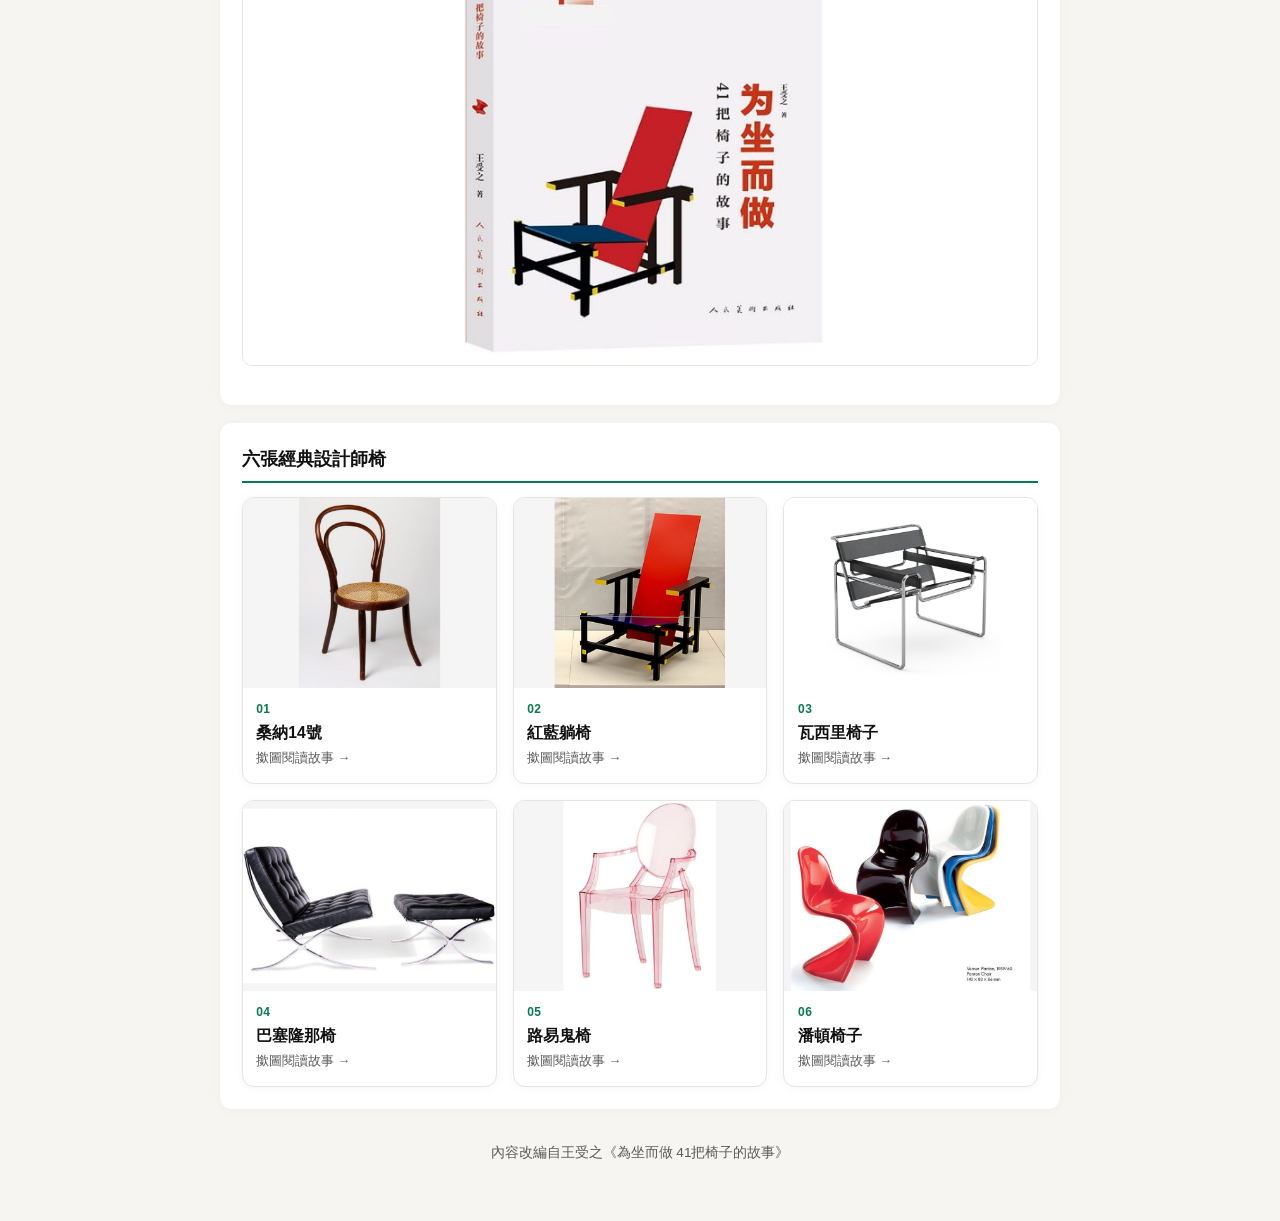
<file: designer-chairs/index.html>
<!DOCTYPE html>
<html lang="zh-Hant-HK">
<head>
  <meta charset="UTF-8" />
  <meta name="viewport" content="width=device-width, initial-scale=1" />
  <!-- Google tag (gtag.js) -->
  <script async src="https://www.googletagmanager.com/gtag/js?id=G-ZXF6ZBGWE7"></script>
  <script src="../analytics.js"></script>
  <title>閱讀材料｜設計師椅子｜粉嶺官立中學 DAT</title>
  <style>
    :root {
      --bg: #f7f5f1;
      --card: #fff;
      --text: #111;
      --muted: #5a5a5a;
      --line: #e6e4df;
      --green: #0A7A4F;
      --container: 880px;
      --radius: 12px;
    }
    * { box-sizing: border-box; margin: 0; padding: 0; }
    body {
      font-family: "Segoe UI", "PingFang TC", "Noto Sans TC", "Microsoft JhengHei", sans-serif;
      background: var(--bg);
      color: var(--text);
      line-height: 1.7;
    }
    a { color: var(--green); }
    .nav {
      background: #fff;
      border-bottom: 1px solid var(--line);
      position: sticky;
      top: 0;
      z-index: 20;
    }
    .nav-inner {
      width: min(100%, var(--container));
      margin: 0 auto;
      padding: 0.85rem 1.25rem;
      display: flex;
      align-items: center;
      justify-content: space-between;
      gap: 1rem;
      flex-wrap: wrap;
    }
    .brand {
      display: flex; align-items: center; gap: 0.75rem;
      text-decoration: none; color: inherit;
    }
    .brand img { width: 56px; height: 56px; object-fit: contain; }
    .brand-text { display: flex; flex-direction: column; gap: 0.1rem; line-height: 1.25; }
    .brand-text .school { font-size: 1.05rem; font-weight: 800; }
    .brand-text .dat { font-size: 0.95rem; font-weight: 800; color: var(--green); }
    .nav-home {
      font-weight: 700; color: var(--green);
      border-bottom: 2px solid var(--green); text-decoration: none;
      white-space: nowrap;
    }
    .page {
      width: min(100%, var(--container));
      margin: 0 auto;
      padding: 1.5rem 1.25rem 3.5rem;
    }
    h1 {
      font-size: clamp(1.45rem, 3.2vw, 1.9rem);
      font-weight: 900;
      margin-bottom: 0.35rem;
    }
    .lede { color: var(--muted); margin-bottom: 1.25rem; }
    .view { display: none; }
    .view.active { display: block; }
    .card {
      background: var(--card);
      border-radius: var(--radius);
      padding: 1.25rem 1.35rem 1.4rem;
      margin-bottom: 1.15rem;
      box-shadow: 0 1px 8px rgba(0,0,0,0.04);
    }
    .card h2 {
      font-size: 1.15rem;
      font-weight: 800;
      margin-bottom: 0.85rem;
      padding-bottom: 0.45rem;
      border-bottom: 2px solid var(--green);
    }
    .article p {
      margin: 0.75rem 0;
      text-align: justify;
      font-size: 1.02rem;
    }
    .article .book-cite {
      background: #eef7f1;
      border-left: 4px solid var(--green);
      padding: 0.75rem 1rem;
      border-radius: 0 8px 8px 0;
      margin: 1rem 0;
      font-size: 0.95rem;
      color: #234;
    }
    .article .book-cite strong { display: block; margin-bottom: 0.25rem; }
    figure.pic {
      margin: 1rem 0;
      background: #fafafa;
      border-radius: 10px;
      overflow: hidden;
      border: 1px solid var(--line);
    }
    figure.pic .row {
      display: grid;
      gap: 0;
    }
    figure.pic .row.cols-2 {
      grid-template-columns: 1fr 1fr;
    }
    @media (max-width: 640px) {
      figure.pic .row.cols-2 { grid-template-columns: 1fr; }
    }
    figure.pic img {
      display: block;
      width: 100%;
      height: auto;
      max-height: 480px;
      object-fit: contain;
      background: #fff;
    }
    figure.pic figcaption {
      padding: 0.65rem 0.9rem;
      font-size: 0.88rem;
      color: var(--muted);
      white-space: pre-line;
    }
    .chair-grid {
      display: grid;
      grid-template-columns: repeat(3, 1fr);
      gap: 1rem;
      margin-top: 0.5rem;
    }
    @media (max-width: 720px) {
      .chair-grid { grid-template-columns: repeat(2, 1fr); }
    }
    @media (max-width: 420px) {
      .chair-grid { grid-template-columns: 1fr; }
    }
    .chair-card {
      display: block;
      text-decoration: none;
      color: inherit;
      background: var(--card);
      border-radius: var(--radius);
      overflow: hidden;
      border: 1px solid var(--line);
      box-shadow: 0 1px 8px rgba(0,0,0,0.04);
      transition: transform .15s ease, box-shadow .15s ease, border-color .15s ease;
      cursor: pointer;
    }
    .chair-card:hover, .chair-card:focus-visible {
      transform: translateY(-2px);
      border-color: var(--green);
      box-shadow: 0 6px 18px rgba(10,122,79,0.15);
      outline: none;
    }
    .chair-card .thumb {
      aspect-ratio: 4/3;
      background: #f0f0ec;
      display: flex;
      align-items: center;
      justify-content: center;
      overflow: hidden;
    }
    .chair-card .thumb img {
      width: 100%;
      height: 100%;
      object-fit: contain;
      background: #f5f5f5;
    }
    .chair-card .meta {
      padding: 0.7rem 0.85rem 0.9rem;
    }
    .chair-card .meta .num {
      color: var(--green);
      font-size: 0.75rem;
      font-weight: 800;
      letter-spacing: 0.04em;
    }
    .chair-card .meta .name {
      font-weight: 800;
      font-size: 0.98rem;
      margin-top: 0.15rem;
      line-height: 1.35;
    }
    .chair-card .meta .hint {
      font-size: 0.8rem;
      color: var(--muted);
      margin-top: 0.25rem;
    }
    .back-bar {
      display: flex;
      flex-wrap: wrap;
      gap: 0.6rem;
      align-items: center;
      margin-bottom: 1rem;
    }
    .btn {
      display: inline-flex;
      align-items: center;
      gap: 0.35rem;
      background: var(--green);
      color: #fff;
      border: none;
      border-radius: 999px;
      padding: 0.55rem 1.1rem;
      font-weight: 700;
      font-size: 0.95rem;
      text-decoration: none;
      cursor: pointer;
    }
    .btn:hover { filter: brightness(1.05); }
    .btn-ghost {
      background: #fff;
      color: var(--green);
      border: 1.5px solid var(--green);
    }
    .chair-hero {
      margin-bottom: 1.15rem;
      border-radius: var(--radius);
      overflow: hidden;
      background: #fff;
      border: 1px solid var(--line);
      box-shadow: 0 2px 12px rgba(0,0,0,0.06);
    }
    .chair-hero img {
      display: block;
      width: 100%;
      max-height: 420px;
      object-fit: contain;
      background: #fafafa;
    }
    .chair-hero figcaption {
      padding: 0.7rem 1rem;
      font-size: 0.9rem;
      color: var(--muted);
    }
    .chair-title {
      font-size: clamp(1.25rem, 2.8vw, 1.65rem);
      font-weight: 900;
      margin-bottom: 0.25rem;
    }
    .footer-note {
      text-align: center;
      color: var(--muted);
      font-size: 0.85rem;
      margin-top: 2rem;
    }
  </style>
</head>
<body>
<header class="nav">
    <div class="nav-inner">
      <a class="brand" href="https://dat-fgss.github.io/home/" title="返回 DAT 主站">
        <img src="assets/logo-crest.png" alt="粉嶺官立中學校徽" width="56" height="56" />
        <span class="brand-text">
          <span class="school">粉嶺官立中學</span>
          <span class="dat">設計與應用科技 DAT</span>
        </span>
      </a>
      <a class="nav-home" href="https://dat-fgss.github.io/home/">主頁</a>
    </div>
  </header>

  <main class="page">
    <div id="view-hub" class="view active"></div>
    <div id="view-chair" class="view"></div>
  </main>

  <script src="data.js"></script>
  <script>
    const DATA = window.CHAIRS_DATA;
    const hubEl = document.getElementById('view-hub');
    const chairEl = document.getElementById('view-chair');

    function esc(s) {
      return String(s || '').replace(/[&<>"']/g, c => ({
        '&':'&amp;','<':'&lt;','>':'&gt;','"':'&quot;',"'":'&#39;'
      })[c]);
    }

    function renderFigures(blocks) {
      let html = '';
      let i = 0;
      const bookLines = [];
      while (i < blocks.length) {
        const b = blocks[i];
        if (b.type === 'p') {
          const t = b.text.trim();
          // Collect consecutive book cite lines into one box
          if (/^(書名|作者|出版者|ISBN)/.test(t)) {
            bookLines.push(t);
            i++;
            // peek ahead
            while (i < blocks.length && blocks[i].type === 'p' && /^(書名|作者|出版者|ISBN)/.test(blocks[i].text.trim())) {
              bookLines.push(blocks[i].text.trim());
              i++;
            }
            html += '<div class="book-cite"><strong>參考書目</strong>' +
              bookLines.map(l => esc(l)).join('<br>') + '</div>';
            bookLines.length = 0;
            continue;
          }
          // Skip hub title duplicate if same as page h1 context
          if (t === DATA.hub.title) { i++; continue; }
          html += '<p>' + esc(t) + '</p>';
          i++;
          continue;
        }
        if (b.type === 'figure') {
          const cols = b.images.length > 1 ? ' cols-2' : '';
          html += '<figure class="pic"><div class="row' + cols + '">';
          b.images.forEach(img => {
            html += '<img src="assets/web/' + esc(img) + '" alt="" loading="lazy" />';
          });
          html += '</div>';
          if (b.caption) {
            html += '<figcaption>' + esc(b.caption) + '</figcaption>';
          }
          html += '</figure>';
        }
        i++;
      }
      return html;
    }

    function renderHub() {
      const chairs = DATA.chairs;
      let grid = '<div class="chair-grid">';
      chairs.forEach((c, idx) => {
        grid +=
          '<a class="chair-card" href="#/chair/' + esc(c.id) + '">' +
            '<div class="thumb"><img src="' + esc(c.thumb) + '" alt="' + esc(c.short) + '" loading="lazy" /></div>' +
            '<div class="meta">' +
              '<div class="num">0' + (idx + 1) + '</div>' +
              '<div class="name">' + esc(c.short) + '</div>' +
              '<div class="hint">撳圖閱讀故事 →</div>' +
            '</div>' +
          '</a>';
      });
      grid += '</div>';

      hubEl.innerHTML =
        '<h1>閱讀材料｜設計師椅子</h1>' +
        '<p class="lede">粉嶺官立中學 · 設計與應用科技（DAT）主題閱讀</p>' +
        '<section class="card">' +
          '<h2>' + esc(DATA.hub.title) + '</h2>' +
          '<div class="article">' + renderFigures(DATA.hub.blocks) + '</div>' +
        '</section>' +
        '<section class="card">' +
          '<h2>六張經典設計師椅</h2>' +
          grid +
        '</section>' +
        '<p class="footer-note">內容改編自王受之《為坐而做 41把椅子的故事》</p>';
    }

    function renderChair(id) {
      const c = DATA.chairs.find(x => x.id === id);
      if (!c) {
        location.hash = '#/';
        return;
      }
      chairEl.innerHTML =
        '<div class="back-bar">' +
          '<a class="btn" href="#/">← 返回目錄</a>' +
          '<a class="btn btn-ghost" href="https://dat-fgss.github.io/home/">DAT 主站</a>' +
        '</div>' +
        '<h1 class="chair-title">' + esc(c.title) + '</h1>' +
        '<figure class="chair-hero">' +
          '<img src="' + esc(c.hero) + '" alt="' + esc(c.short) + '" />' +
          '<figcaption>' + esc(c.heroCaption || c.short) + '</figcaption>' +
        '</figure>' +
        '<section class="card">' +
          '<div class="article">' + renderFigures(c.blocks) + '</div>' +
        '</section>' +
        '<div class="back-bar" style="margin-top:0.5rem">' +
          '<a class="btn" href="#/">← 返回目錄</a>' +
        '</div>';
    }

    function route() {
      const h = (location.hash || '#/').replace(/^#/, '') || '/';
      const m = h.match(/^\/chair\/([a-z0-9-]+)/i);
      if (m) {
        hubEl.classList.remove('active');
        chairEl.classList.add('active');
        renderChair(m[1].toLowerCase());
        window.scrollTo(0, 0);
      } else {
        chairEl.classList.remove('active');
        hubEl.classList.add('active');
        if (!hubEl.dataset.ready) {
          renderHub();
          hubEl.dataset.ready = '1';
        }
        window.scrollTo(0, 0);
      }
    }

    window.addEventListener('hashchange', route);
    renderHub();
    hubEl.dataset.ready = '1';
    route();
  </script>
</body>
</html>
</file>
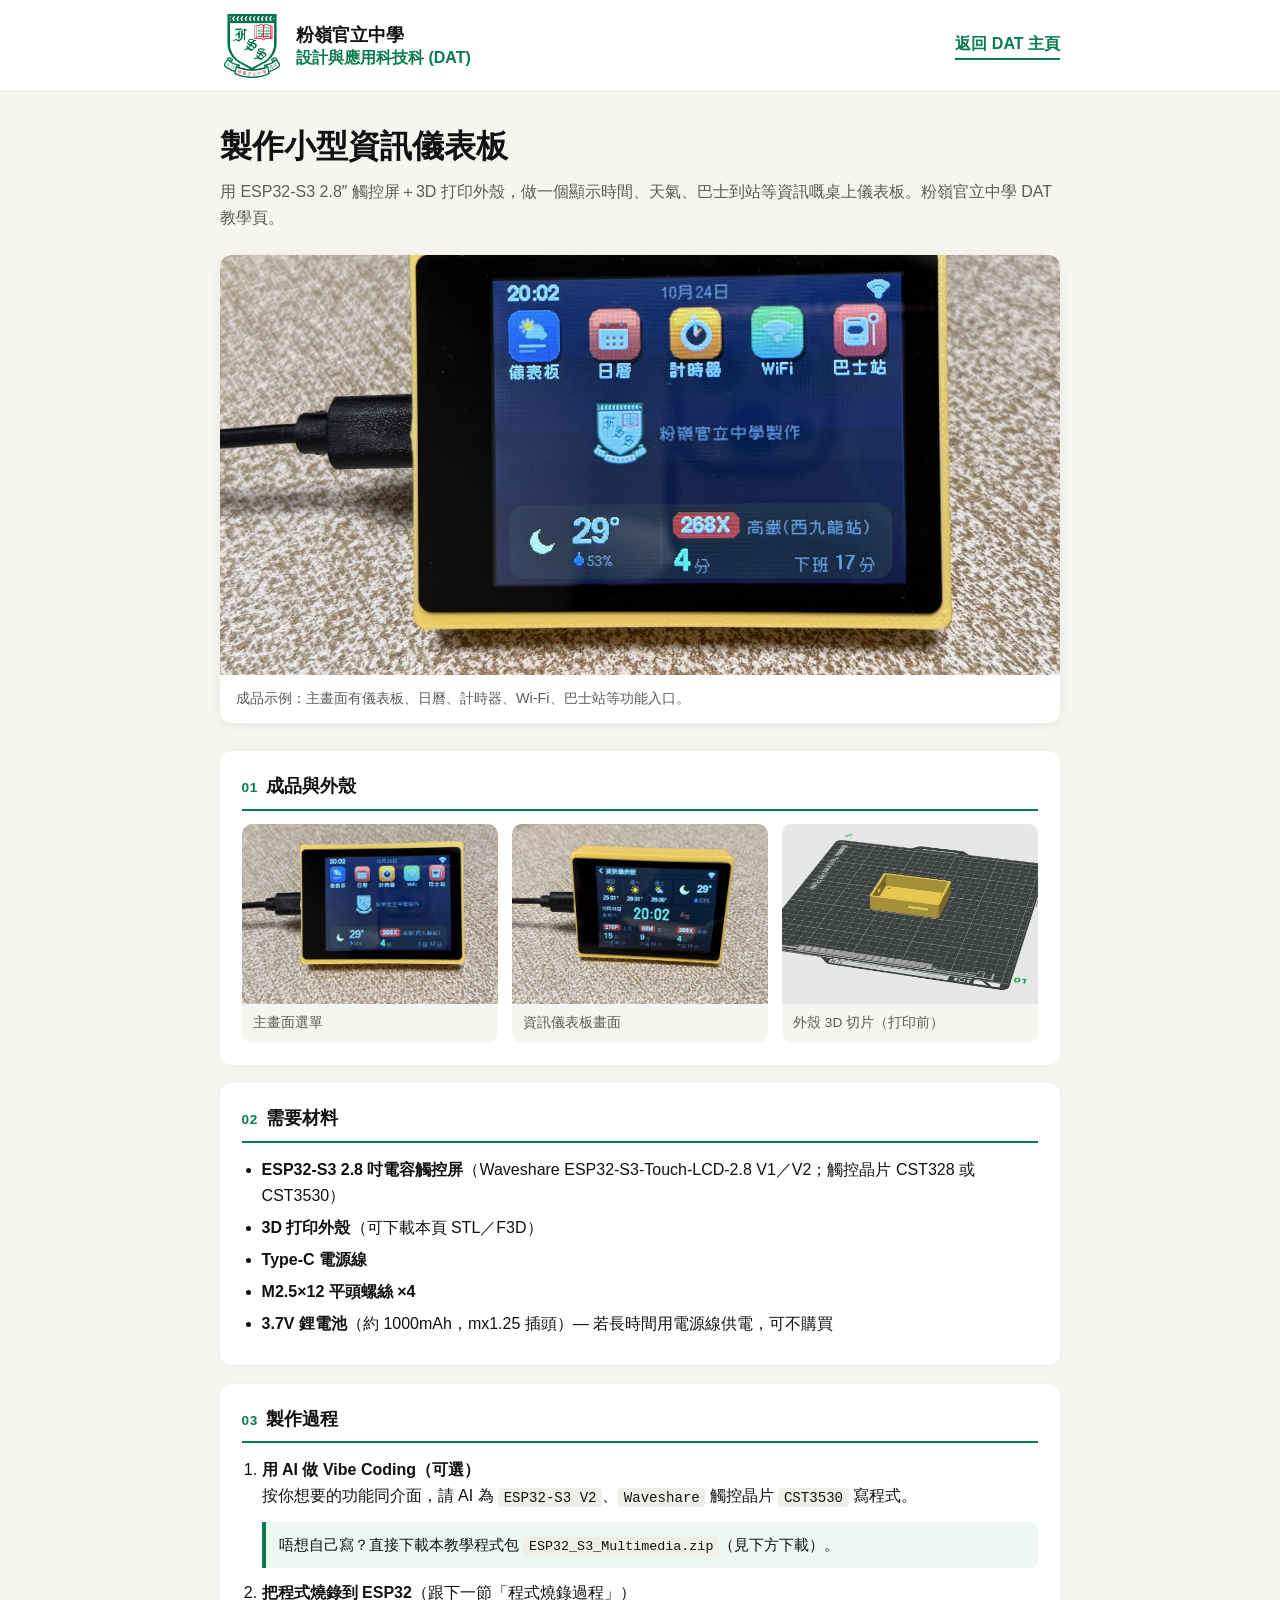
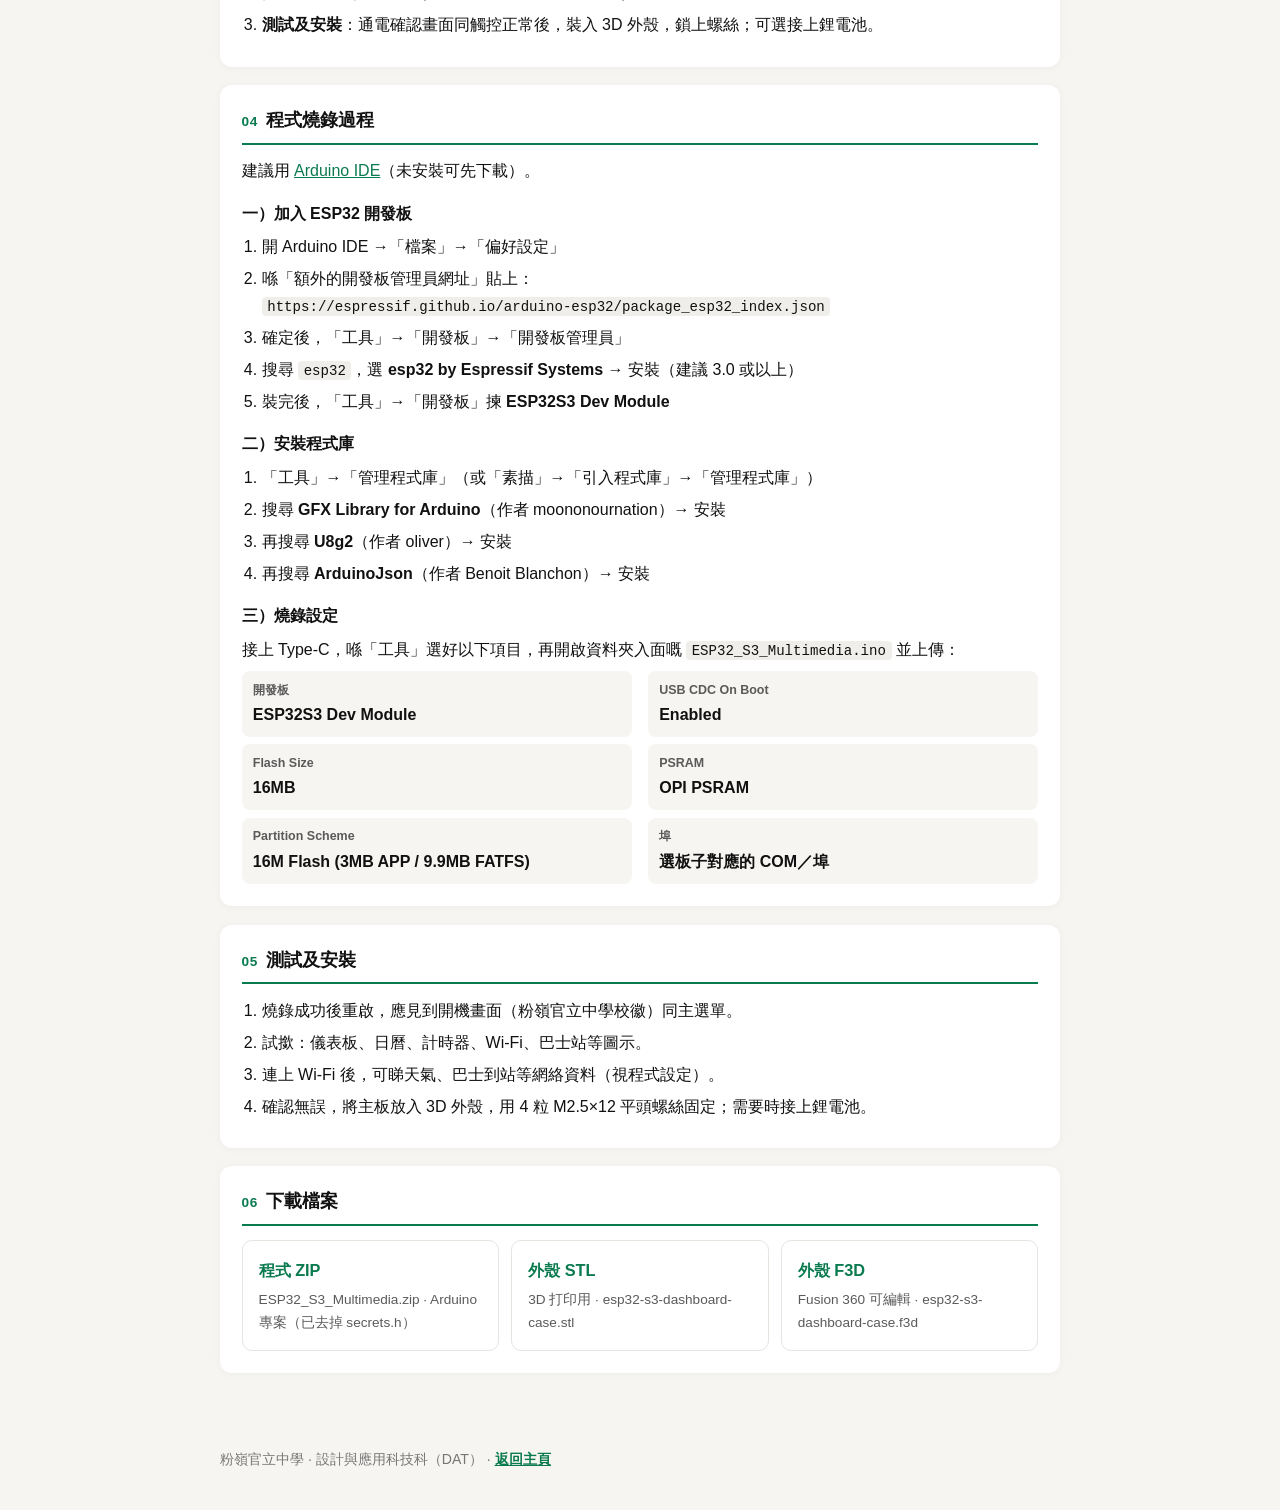
<file: esp32-dashboard/index.html>
<!DOCTYPE html>
<html lang="zh-Hant-HK">
<head>
  <meta charset="UTF-8" />
  <meta name="viewport" content="width=device-width, initial-scale=1" />
  <!-- Google tag (gtag.js) -->
  <script async src="https://www.googletagmanager.com/gtag/js?id=G-ZXF6ZBGWE7"></script>
  <script src="../analytics.js"></script>
  <title>製作小型資訊儀表板｜粉嶺官立中學 DAT</title>
  <style>
    :root {
      --bg: #f7f5f1;
      --card: #fff;
      --text: #111;
      --muted: #5a5a5a;
      --line: #e6e4df;
      --green: #0A7A4F;
      --accent: #1565c0;
      --container: 880px;
      --radius: 12px;
    }
    * { box-sizing: border-box; margin: 0; padding: 0; }
    body {
      font-family: "Segoe UI", "PingFang TC", "Noto Sans TC", "Microsoft JhengHei", sans-serif;
      background: var(--bg);
      color: var(--text);
      line-height: 1.65;
    }
    a { color: var(--green); }
    .nav {
      background: #fff;
      border-bottom: 1px solid var(--line);
    }
    .nav-inner {
      width: min(100%, var(--container));
      margin: 0 auto;
      padding: 0.85rem 1.25rem;
      display: flex;
      align-items: center;
      justify-content: space-between;
      gap: 1rem;
      flex-wrap: wrap;
    }
    .brand {
      display: flex; align-items: center; gap: 0.75rem;
      text-decoration: none; color: inherit;
    }
    .brand img { width: 64px; height: 64px; object-fit: contain; }
    .brand-text { display: flex; flex-direction: column; gap: 0.1rem; line-height: 1.25; }
    .brand-text .school { font-size: 1.15rem; font-weight: 800; }
    .brand-text .dat { font-size: 1rem; font-weight: 800; color: var(--green); }
    .nav-home {
      font-weight: 700; color: var(--green);
      border-bottom: 2px solid var(--green); text-decoration: none;
      white-space: nowrap;
    }
    .page {
      width: min(100%, var(--container));
      margin: 0 auto;
      padding: 1.75rem 1.25rem 3.5rem;
    }
    h1 {
      font-size: clamp(1.55rem, 3.2vw, 2rem);
      font-weight: 900;
      margin-bottom: 0.35rem;
    }
    .lede { color: var(--muted); margin-bottom: 1.5rem; }
    .hero {
      background: var(--card);
      border-radius: var(--radius);
      overflow: hidden;
      box-shadow: 0 2px 12px rgba(0,0,0,0.06);
      margin-bottom: 1.75rem;
    }
    .hero img {
      display: block; width: 100%; height: auto;
      max-height: 420px; object-fit: cover;
    }
    .hero figcaption {
      padding: 0.75rem 1rem;
      font-size: 0.9rem; color: var(--muted);
    }
    section {
      background: var(--card);
      border-radius: var(--radius);
      padding: 1.25rem 1.35rem 1.4rem;
      margin-bottom: 1.15rem;
      box-shadow: 0 1px 8px rgba(0,0,0,0.04);
    }
    section h2 {
      font-size: 1.15rem;
      font-weight: 800;
      margin-bottom: 0.85rem;
      padding-bottom: 0.45rem;
      border-bottom: 2px solid var(--green);
      display: flex; align-items: baseline; gap: 0.5rem;
    }
    section h2 .num {
      color: var(--green); font-size: 0.85rem; letter-spacing: 0.04em;
    }
    section h3 {
      font-size: 1rem; font-weight: 800;
      margin: 1rem 0 0.45rem;
    }
    ul, ol { padding-left: 1.25rem; }
    li { margin: 0.35rem 0; }
    .note {
      background: #eef7f1;
      border-left: 4px solid var(--green);
      padding: 0.65rem 0.85rem;
      border-radius: 0 8px 8px 0;
      margin: 0.75rem 0;
      font-size: 0.95rem;
    }
    code, .mono {
      font-family: ui-monospace, "SF Mono", Consolas, monospace;
      font-size: 0.88em;
      background: #f0eeea;
      padding: 0.1rem 0.35rem;
      border-radius: 4px;
      word-break: break-all;
    }
    .settings {
      display: grid;
      grid-template-columns: 1fr 1fr;
      gap: 0.45rem 1rem;
      margin-top: 0.5rem;
    }
    @media (max-width: 560px) { .settings { grid-template-columns: 1fr; } }
    .settings div {
      display: flex; flex-direction: column;
      gap: 0.1rem; padding: 0.55rem 0.7rem;
      background: #f7f5f1; border-radius: 8px;
    }
    .settings dt { font-size: 0.78rem; color: var(--muted); font-weight: 700; }
    .settings dd { font-weight: 700; margin: 0; }
    .dl-grid {
      display: grid;
      grid-template-columns: repeat(auto-fit, minmax(200px, 1fr));
      gap: 0.75rem;
    }
    .dl {
      display: flex; flex-direction: column; gap: 0.35rem;
      padding: 1rem;
      border: 1px solid var(--line);
      border-radius: 10px;
      text-decoration: none; color: inherit;
      transition: border-color 0.15s, box-shadow 0.15s;
    }
    .dl:hover {
      border-color: var(--green);
      box-shadow: 0 4px 14px rgba(10,122,79,0.12);
    }
    .dl strong { color: var(--green); font-size: 1.02rem; }
    .dl span { font-size: 0.85rem; color: var(--muted); }
    .footer {
      width: min(100%, var(--container));
      margin: 0 auto;
      padding: 0 1.25rem 2.5rem;
      font-size: 0.88rem; color: #777;
    }
    .footer a { font-weight: 700; }

    .gallery {
      display: grid;
      grid-template-columns: repeat(auto-fit, minmax(220px, 1fr));
      gap: 0.85rem;
    }
    .gallery figure {
      margin: 0;
      background: #f7f5f1;
      border-radius: 10px;
      overflow: hidden;
    }
    .gallery img {
      display: block; width: 100%; height: 180px;
      object-fit: cover;
    }
    .gallery figcaption {
      padding: 0.5rem 0.7rem;
      font-size: 0.85rem; color: var(--muted);
    }
  </style>
</head>
<body>
<header class="nav">
    <div class="nav-inner">
      <a class="brand" href="https://dat-fgss.github.io/home/">
        <img src="assets/logo-crest.png" width="64" height="64" alt="粉嶺官立中學校徽" />
        <span class="brand-text">
          <span class="school">粉嶺官立中學</span>
          <span class="dat">設計與應用科技科 (DAT)</span>
        </span>
      </a>
      <a class="nav-home" href="https://dat-fgss.github.io/home/">返回 DAT 主頁</a>
    </div>
  </header>

  <main class="page">
    <h1>製作小型資訊儀表板</h1>
    <p class="lede">用 ESP32-S3 2.8″ 觸控屏＋3D 打印外殼，做一個顯示時間、天氣、巴士到站等資訊嘅桌上儀表板。粉嶺官立中學 DAT 教學頁。</p>

    <figure class="hero">
      <img src="assets/product_hero.jpg" alt="ESP32-S3 資訊儀表板成品：顯示時間、天氣、巴士到站" />
      <figcaption>成品示例：主畫面有儀表板、日曆、計時器、Wi‑Fi、巴士站等功能入口。</figcaption>
    </figure>

    <section id="gallery">
      <h2><span class="num">01</span>成品與外殼</h2>
      <div class="gallery">
        <figure>
          <img src="assets/product_menu_web.jpg" alt="主畫面：儀表板、日曆、計時器、Wi‑Fi、巴士站" loading="lazy" />
          <figcaption>主畫面選單</figcaption>
        </figure>
        <figure>
          <img src="assets/product_dashboard_web.jpg" alt="資訊儀表板：天氣、時間、巴士到站" loading="lazy" />
          <figcaption>資訊儀表板畫面</figcaption>
        </figure>
        <figure>
          <img src="assets/print_slicer_web.jpg" alt="3D 打印外殼切片預覽（Bambu Studio）" loading="lazy" />
          <figcaption>外殼 3D 切片（打印前）</figcaption>
        </figure>
      </div>
    </section>

    <section id="materials">
      <h2><span class="num">02</span>需要材料</h2>
      <ul>
        <li><strong>ESP32-S3 2.8 吋電容觸控屏</strong>（Waveshare ESP32-S3-Touch-LCD-2.8 V1／V2；觸控晶片 CST328 或 CST3530）</li>
        <li><strong>3D 打印外殼</strong>（可下載本頁 STL／F3D）</li>
        <li><strong>Type-C 電源線</strong></li>
        <li><strong>M2.5×12 平頭螺絲 ×4</strong></li>
        <li><strong>3.7V 鋰電池</strong>（約 1000mAh，mx1.25 插頭）— 若長時間用電源線供電，可不購買</li>
      </ul>
    </section>

    <section id="process">
      <h2><span class="num">03</span>製作過程</h2>
      <ol>
        <li>
          <strong>用 AI 做 Vibe Coding（可選）</strong><br />
          按你想要的功能同介面，請 AI 為 <span class="mono">ESP32-S3 V2</span>、<span class="mono">Waveshare</span> 觸控晶片 <span class="mono">CST3530</span> 寫程式。
          <div class="note">唔想自己寫？直接下載本教學程式包 <span class="mono">ESP32_S3_Multimedia.zip</span>（見下方下載）。</div>
        </li>
        <li><strong>把程式燒錄到 ESP32</strong>（跟下一節「程式燒錄過程」）</li>
        <li><strong>測試及安裝</strong>：通電確認畫面同觸控正常後，裝入 3D 外殼，鎖上螺絲；可選接上鋰電池。</li>
      </ol>
    </section>

    <section id="flash">
      <h2><span class="num">04</span>程式燒錄過程</h2>
      <p>建議用 <a href="https://www.arduino.cc/en/software/" target="_blank" rel="noopener">Arduino IDE</a>（未安裝可先下載）。</p>

      <h3>一）加入 ESP32 開發板</h3>
      <ol>
        <li>開 Arduino IDE →「檔案」→「偏好設定」</li>
        <li>喺「額外的開發板管理員網址」貼上：<br /><span class="mono">https://espressif.github.io/arduino-esp32/package_esp32_index.json</span></li>
        <li>確定後，「工具」→「開發板」→「開發板管理員」</li>
        <li>搜尋 <span class="mono">esp32</span>，選 <strong>esp32 by Espressif Systems</strong> → 安裝（建議 3.0 或以上）</li>
        <li>裝完後，「工具」→「開發板」揀 <strong>ESP32S3 Dev Module</strong></li>
      </ol>

      <h3>二）安裝程式庫</h3>
      <ol>
        <li>「工具」→「管理程式庫」（或「素描」→「引入程式庫」→「管理程式庫」）</li>
        <li>搜尋 <strong>GFX Library for Arduino</strong>（作者 moononournation）→ 安裝</li>
        <li>再搜尋 <strong>U8g2</strong>（作者 oliver）→ 安裝</li>
        <li>再搜尋 <strong>ArduinoJson</strong>（作者 Benoit Blanchon）→ 安裝</li>
      </ol>

      <h3>三）燒錄設定</h3>
      <p>接上 Type-C，喺「工具」選好以下項目，再開啟資料夾入面嘅 <span class="mono">ESP32_S3_Multimedia.ino</span> 並上傳：</p>
      <div class="settings">
        <div><dt>開發板</dt><dd>ESP32S3 Dev Module</dd></div>
        <div><dt>USB CDC On Boot</dt><dd>Enabled</dd></div>
        <div><dt>Flash Size</dt><dd>16MB</dd></div>
        <div><dt>PSRAM</dt><dd>OPI PSRAM</dd></div>
        <div><dt>Partition Scheme</dt><dd>16M Flash (3MB APP / 9.9MB FATFS)</dd></div>
        <div><dt>埠</dt><dd>選板子對應的 COM／埠</dd></div>
      </div>
    </section>

    <section id="test">
      <h2><span class="num">05</span>測試及安裝</h2>
      <ol>
        <li>燒錄成功後重啟，應見到開機畫面（粉嶺官立中學校徽）同主選單。</li>
        <li>試撳：儀表板、日曆、計時器、Wi‑Fi、巴士站等圖示。</li>
        <li>連上 Wi‑Fi 後，可睇天氣、巴士到站等網絡資料（視程式設定）。</li>
        <li>確認無誤，將主板放入 3D 外殼，用 4 粒 M2.5×12 平頭螺絲固定；需要時接上鋰電池。</li>
      </ol>
    </section>

    <section id="downloads">
      <h2><span class="num">06</span>下載檔案</h2>
      <div class="dl-grid">
        <a class="dl" href="downloads/ESP32_S3_Multimedia.zip" download>
          <strong>程式 ZIP</strong>
          <span>ESP32_S3_Multimedia.zip · Arduino 專案（已去掉 secrets.h）</span>
        </a>
        <a class="dl" href="downloads/esp32-s3-dashboard-case.stl" download>
          <strong>外殼 STL</strong>
          <span>3D 打印用 · esp32-s3-dashboard-case.stl</span>
        </a>
        <a class="dl" href="downloads/esp32-s3-dashboard-case.f3d" download>
          <strong>外殼 F3D</strong>
          <span>Fusion 360 可編輯 · esp32-s3-dashboard-case.f3d</span>
        </a>
      </div>
    </section>
  </main>

  <footer class="footer">
    <p>粉嶺官立中學 · 設計與應用科技科（DAT） · <a href="https://dat-fgss.github.io/home/">返回主頁</a></p>
  </footer>
</body>
</html>
</file>
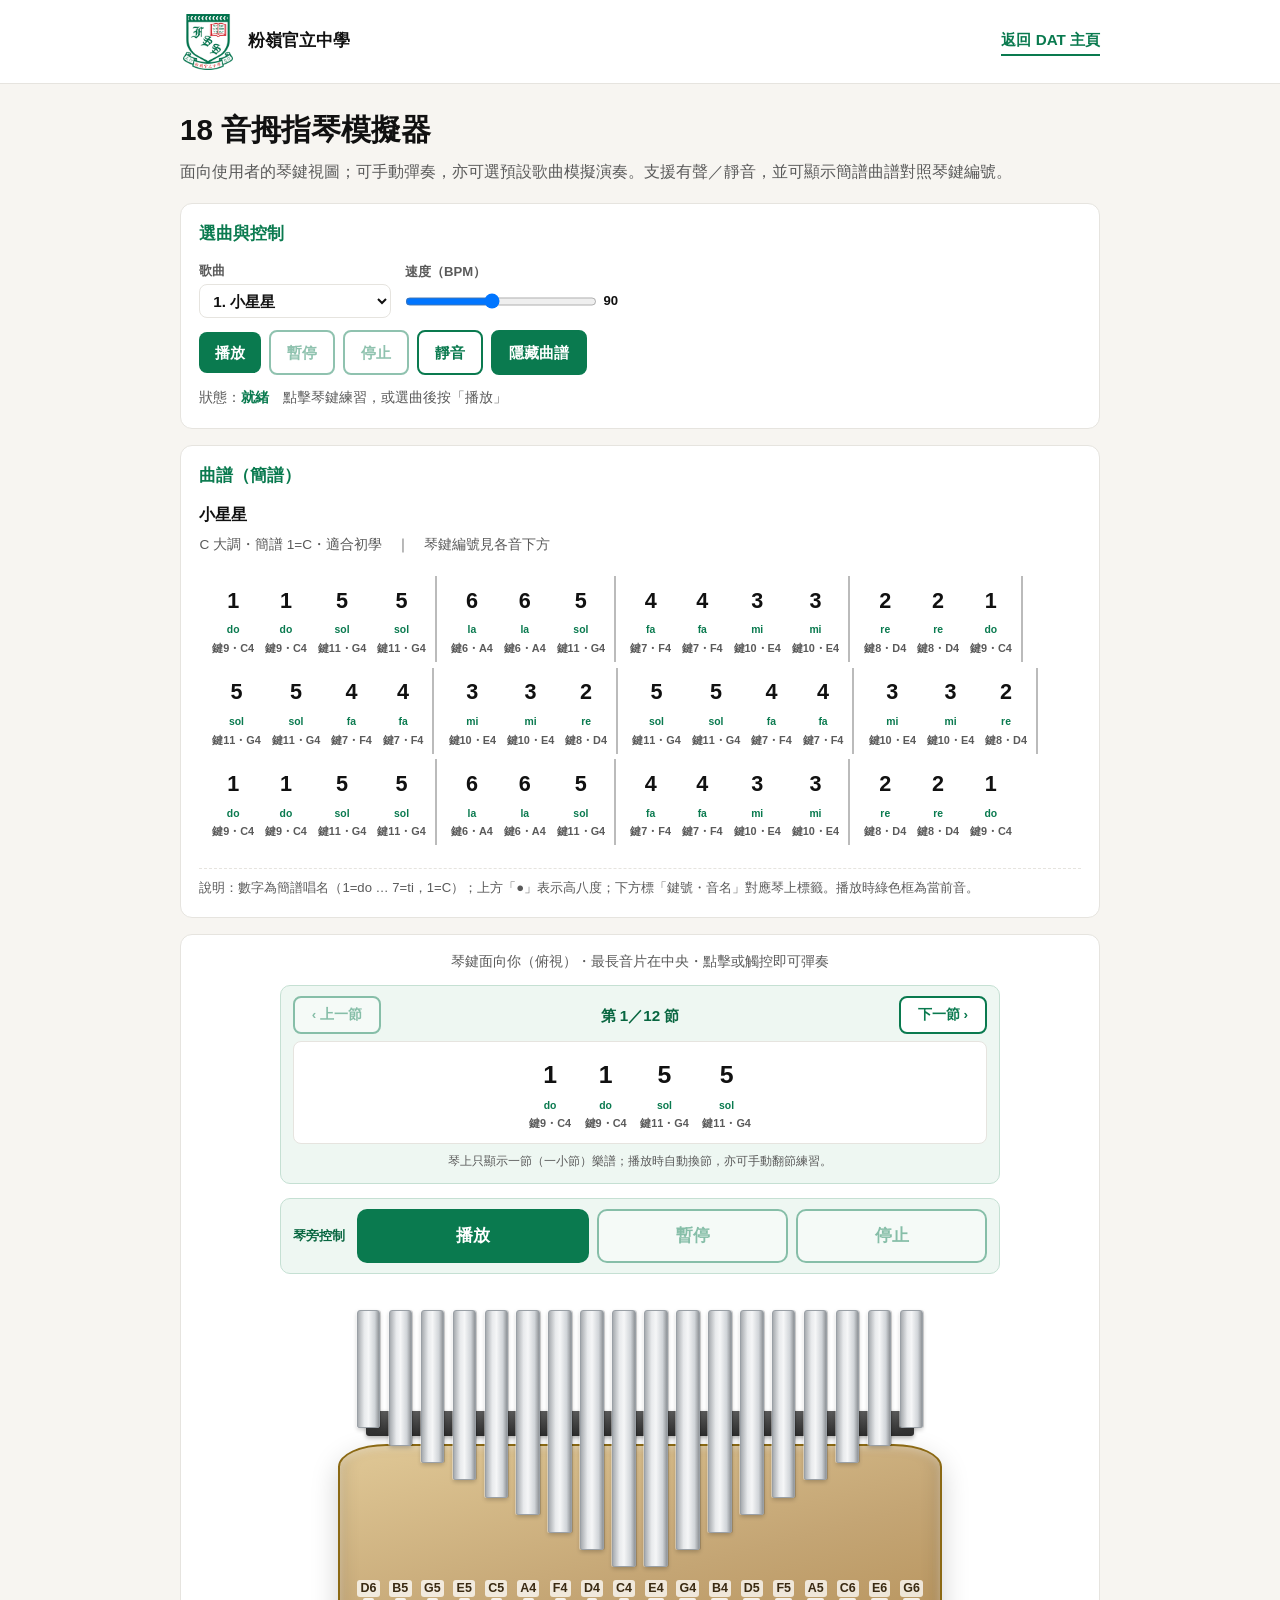
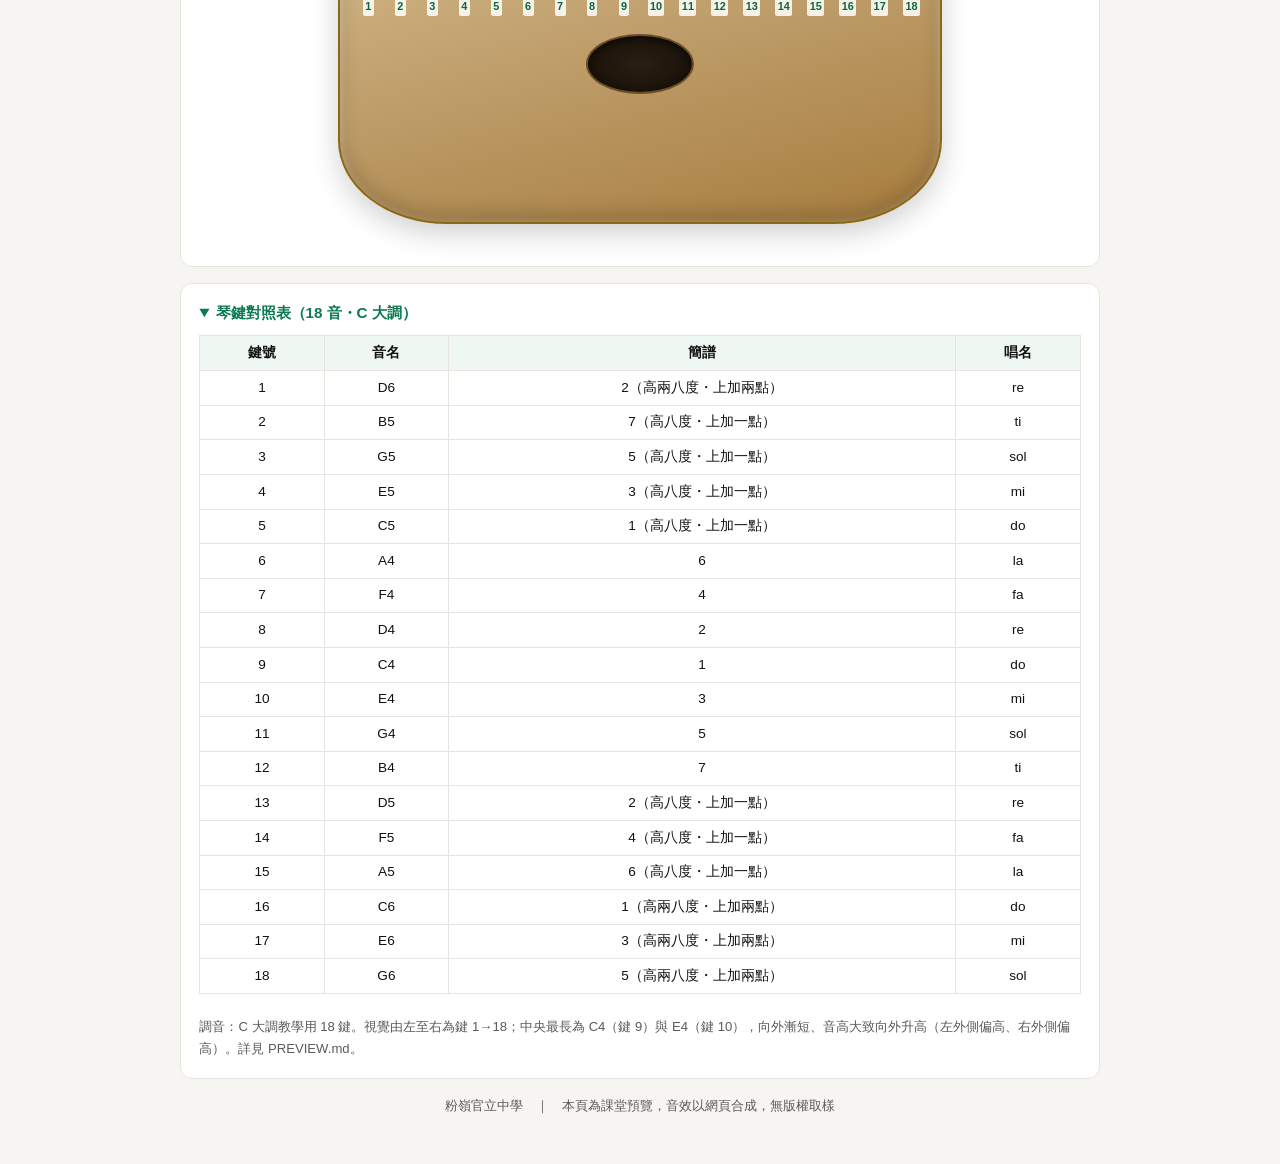
<file: kalimba/index.html>
<!DOCTYPE html>
<html lang="zh-Hant-HK">
<head>
  <meta charset="UTF-8" />
  <meta name="viewport" content="width=device-width, initial-scale=1" />
  <!-- Google tag (gtag.js) -->
  <script async src="https://www.googletagmanager.com/gtag/js?id=G-ZXF6ZBGWE7"></script>
  <script src="../analytics.js"></script>
  <title>18 音拇指琴模擬器｜粉嶺官立中學</title>
  <link rel="stylesheet" href="css/styles.css" />
</head>
<body>
  <header class="nav">
    <div class="nav-inner">
      <div class="brand">
        <img src="assets/logo-crest.png" alt="粉嶺官立中學校徽" width="56" height="56" />
        <span class="brand-text">
          <span class="school">粉嶺官立中學</span>
        </span>
      </div>
      <a class="nav-home" href="https://dat-fgss.github.io/home/">返回 DAT 主頁</a>
    </div>
  </header>

  <main class="page">
    <h1>18 音拇指琴模擬器</h1>
    <p class="lede">面向使用者的琴鍵視圖；可手動彈奏，亦可選預設歌曲模擬演奏。支援有聲／靜音，並可顯示簡譜曲譜對照琴鍵編號。</p>

    <section class="panel" aria-label="播放控制">
      <h2>選曲與控制</h2>
      <div class="controls">
        <label>歌曲
          <select id="songSelect" aria-label="選擇歌曲"></select>
        </label>
        <label>速度（BPM）
          <span style="display:flex;align-items:center;gap:0.4rem;">
            <input type="range" id="tempo" min="50" max="140" value="90" aria-valuemin="50" aria-valuemax="140" />
            <span class="tempo-val" id="tempoVal">90</span>
          </span>
        </label>
      </div>
      <div class="btn-row" style="margin-top:0.75rem;">
        <button type="button" class="btn" id="btnPlay">播放</button>
        <button type="button" class="btn secondary" id="btnPause">暫停</button>
        <button type="button" class="btn secondary" id="btnStop">停止</button>
        <button type="button" class="btn secondary toggle" id="btnMute" aria-pressed="false">靜音</button>
        <button type="button" class="btn secondary toggle on" id="btnScore" aria-pressed="true">隱藏曲譜</button>
      </div>
      <p class="status-line" id="statusLine">狀態：就緒</p>
      <p class="mobile-audio-tip" id="mobileAudioTip">手機請先點琴鍵或播放；若仍無聲，關掉機側靜音鍵並調高音量。</p>
    </section>

    <section class="panel score-panel visible" id="scorePanel" aria-label="曲譜">
      <h2>曲譜（簡譜）</h2>
      <div class="score-title" id="scoreTitle"></div>
      <div class="score-meta" id="scoreMeta"></div>
      <div class="score-scroll">
        <div class="score-row" id="scoreRow"></div>
      </div>
      <p class="score-legend">
        說明：數字為簡譜唱名（1=do … 7=ti，1=C）；上方「●」表示高八度；下方標「鍵號・音名」對應琴上標籤。播放時綠色框為當前音。
      </p>
    </section>

    <section class="kalimba-wrap" aria-label="拇指琴">
      <p class="kalimba-hint">琴鍵面向你（俯視）・最長音片在中央・點擊或觸控即可彈奏</p>
      <div class="section-overlay" id="sectionOverlay" aria-label="本節曲譜">
        <div class="section-toolbar">
          <button type="button" class="btn secondary section-nav" id="btnSecPrev" aria-label="上一節">‹ 上一節</button>
          <span class="section-label" id="sectionLabel">第 1／1 節</span>
          <button type="button" class="btn secondary section-nav" id="btnSecNext" aria-label="下一節">下一節 ›</button>
        </div>
        <div class="section-row" id="sectionRow"></div>
        <p class="section-hint">琴上只顯示一節（一小節）樂譜；播放時自動換節，亦可手動翻節練習。</p>
      </div>
      <div class="near-transport" id="nearTransport" aria-label="琴旁播放控制">
        <span class="near-transport-label">琴旁控制</span>
        <div class="near-transport-btns">
          <button type="button" class="btn near-btn" id="btnPlayNear">播放</button>
          <button type="button" class="btn secondary near-btn" id="btnPauseNear">暫停</button>
          <button type="button" class="btn secondary near-btn" id="btnStopNear">停止</button>
        </div>
      </div>
      <div class="kalimba" id="kalimba">
        <div class="kalimba-body" aria-hidden="true">
          <div class="kalimba-soundhole"></div>
        </div>
        <div class="kalimba-bridge" aria-hidden="true"></div>
        <div class="tines" id="tines"></div>
      </div>
    </section>

    <section class="panel legend-panel">
      <details open>
        <summary>琴鍵對照表（18 音・C 大調）</summary>
        <table class="map-table">
          <thead>
            <tr><th>鍵號</th><th>音名</th><th>簡譜</th><th>唱名</th></tr>
          </thead>
          <tbody id="mapBody"></tbody>
        </table>
        <p class="score-legend" style="border:0;padding-top:0.75rem;">
          調音：C 大調教學用 18 鍵。視覺由左至右為鍵 1→18；中央最長為 C4（鍵 9）與 E4（鍵 10），向外漸短、音高大致向外升高（左外側偏高、右外側偏高）。詳見 PREVIEW.md。
        </p>
      </details>
    </section>

    <p class="footer-note">粉嶺官立中學　｜　本頁為課堂預覽，音效以網頁合成，無版權取樣</p>
  </main>

  <script src="js/notes.js"></script>
  <script src="js/songs.js"></script>
  <script src="js/audio.js"></script>
  <script src="js/app.js"></script>
</body>
</html>
</file>
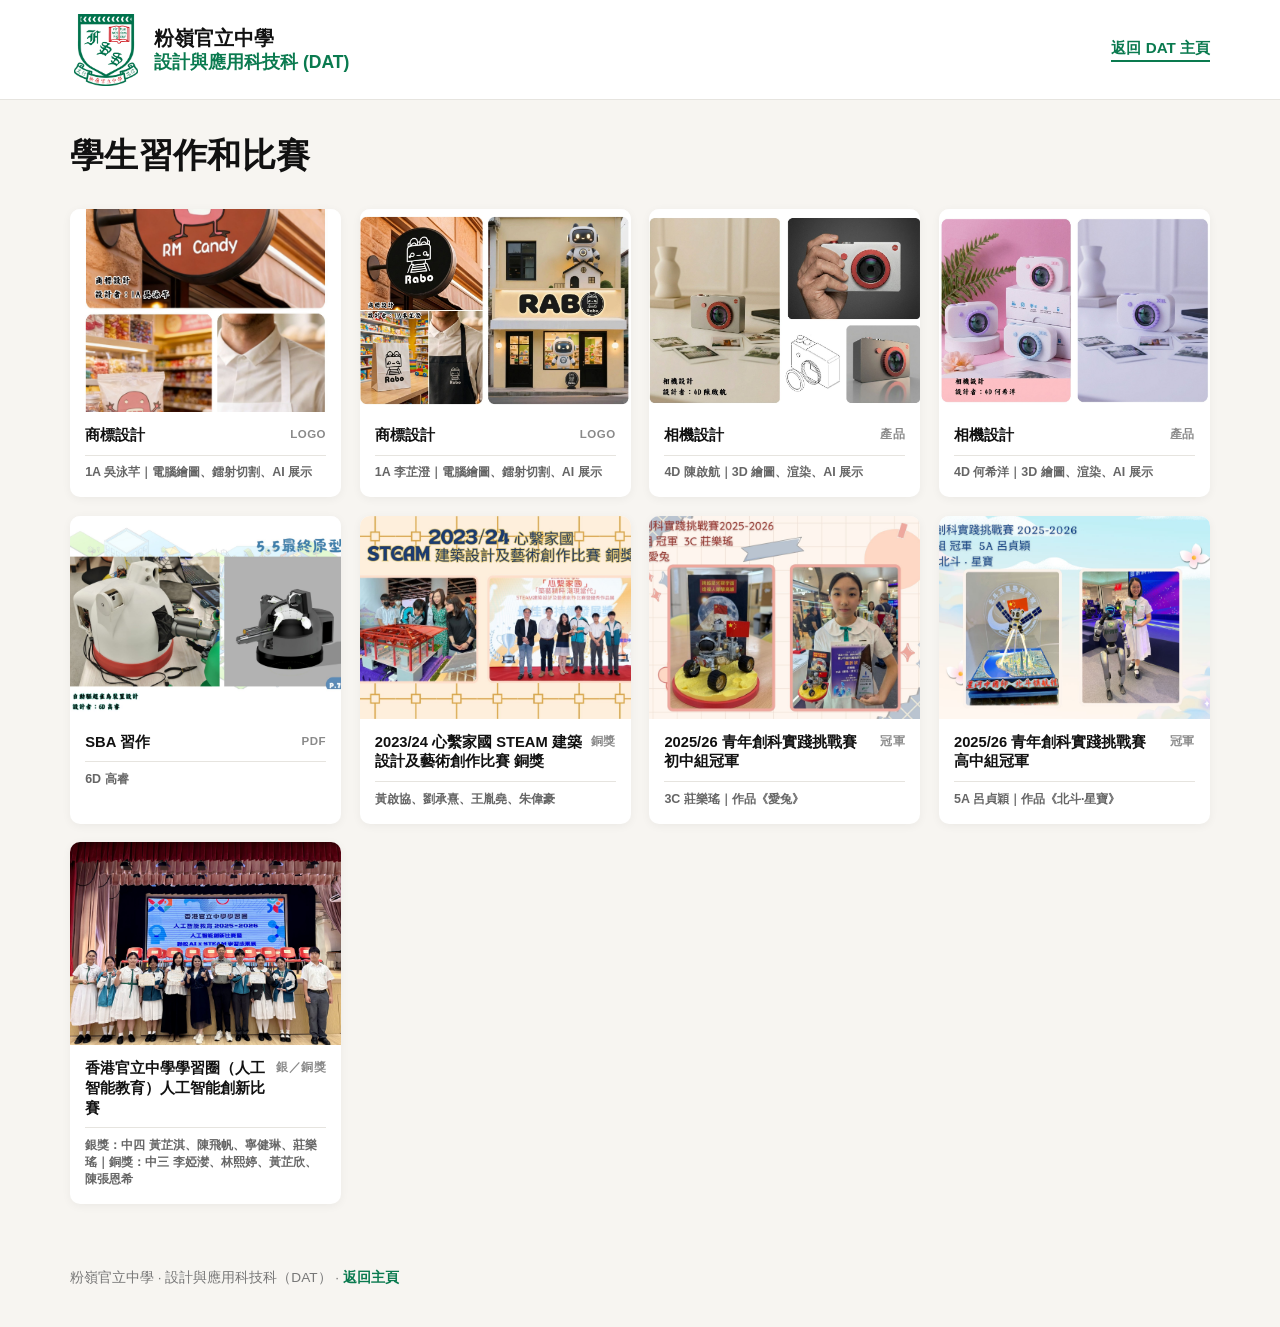
<file: student-works/index.html>
<!DOCTYPE html>
<html lang="zh-Hant-HK">
<head>
  <meta charset="UTF-8" />
  <meta name="viewport" content="width=device-width, initial-scale=1" />
  <!-- Google tag (gtag.js) -->
  <script async src="https://www.googletagmanager.com/gtag/js?id=G-ZXF6ZBGWE7"></script>
  <script src="../analytics.js"></script>
  <title>學生習作和比賽｜粉嶺官立中學 DAT</title>
  <style>
    :root {
      --bg: #f7f5f1;
      --card: #ffffff;
      --text: #111111;
      --muted: #8a8a8a;
      --line: #e6e4df;
      --green: #0A7A4F;
      --container: 1180px;
      --radius: 10px;
    }
    * { box-sizing: border-box; margin: 0; padding: 0; }
    body {
      font-family: "Segoe UI", "PingFang TC", "Noto Sans TC", "Microsoft JhengHei", sans-serif;
      background: var(--bg);
      color: var(--text);
      line-height: 1.45;
    }
    a { color: inherit; text-decoration: none; }

    .nav {
      background: #fff;
      border-bottom: 1px solid var(--line);
    }
    .nav-inner {
      width: min(100%, var(--container));
      margin: 0 auto;
      padding: 0.85rem 1.25rem;
      display: flex;
      align-items: center;
      justify-content: space-between;
      gap: 1rem;
    }
    .brand {
      display: flex;
      align-items: center;
      gap: 0.75rem;
    }
    .brand img {
      width: 72px; height: 72px;
      object-fit: contain;
      display: block;
    }
    .brand-text { display: flex; flex-direction: column; gap: 0.12rem; line-height: 1.2; }
    .brand-text .school {
      font-size: 1.25rem; font-weight: 800; color: #111;
    }
    .brand-text .dat {
      font-size: 1.1rem; font-weight: 800; color: var(--green);
    }
    .nav-home {
      font-size: 0.95rem; font-weight: 700; color: var(--green);
      border-bottom: 2px solid var(--green); padding-bottom: 0.1rem;
      white-space: nowrap;
    }
    .nav-home:hover { opacity: 0.85; }

    .page {
      width: min(100%, var(--container));
      margin: 0 auto;
      padding: 2rem 1.25rem 4rem;
    }
    .page-head {
      margin-bottom: 1.75rem;
    }
    .page-head h1 {
      font-size: clamp(1.55rem, 3.2vw, 2.1rem);
      font-weight: 900;
      letter-spacing: 0.01em;
    }
    .card:focus-visible {
      outline: 3px solid var(--green);
      outline-offset: 3px;
    }

    .grid {
      display: grid;
      grid-template-columns: repeat(4, 1fr);
      gap: 1.15rem;
    }
    .card {
      background: var(--card);
      border-radius: var(--radius);
      overflow: hidden;
      box-shadow: 0 2px 10px rgba(0,0,0,0.05);
      display: flex;
      flex-direction: column;
      transition: transform 0.15s ease, box-shadow 0.15s ease;
    }
    .card:hover {
      transform: translateY(-2px);
      box-shadow: 0 8px 22px rgba(0,0,0,0.09);
    }
    .card-media {
      position: relative;
      aspect-ratio: 4 / 3;
      background: #eceae6;
      overflow: hidden;
    }
    .card-media img {
      width: 100%; height: 100%;
      object-fit: cover;
      display: block;
    }
    .chip {
      position: absolute;
      top: 0.65rem; left: 0.65rem;
      background: #111; color: #fff;
      font-size: 0.68rem; font-weight: 800;
      letter-spacing: 0.06em;
      padding: 0.22rem 0.45rem;
      border-radius: 3px;
    }
    .chip.new { background: #c62828; }
    .chip.award { background: #1565c0; }
    .card-meta {
      padding: 0.85rem 0.95rem 1rem;
      display: flex;
      flex-direction: column;
      gap: 0.45rem;
      flex: 1;
    }
    .card-meta .row1 {
      display: flex;
      justify-content: space-between;
      align-items: flex-start;
      gap: 0.5rem;
    }
    .card-meta h2 {
      font-size: 0.92rem;
      font-weight: 800;
      line-height: 1.35;
    }
    .card-meta .tag {
      font-size: 0.72rem;
      font-weight: 700;
      color: var(--muted);
      letter-spacing: 0.04em;
      white-space: nowrap;
    }
    .card-meta .divider {
      border: 0; border-top: 1px solid var(--line);
      margin: 0.1rem 0;
    }
    .card-meta .row2 {
      display: flex;
      justify-content: space-between;
      align-items: center;
      gap: 0.5rem;
      font-size: 0.78rem;
    }
    .card-meta .who { color: #666; font-weight: 600; line-height: 1.35; flex: 1; min-width: 0; }

    body.viewer-open { overflow: hidden; }
    .viewer {
      position: fixed;
      inset: 0;
      z-index: 80;
      display: flex;
      align-items: safe center;
      justify-content: safe center;
      padding:
        max(0.85rem, env(safe-area-inset-top))
        max(0.85rem, env(safe-area-inset-right))
        max(0.85rem, env(safe-area-inset-bottom))
        max(0.85rem, env(safe-area-inset-left));
      background: rgba(17, 17, 17, 0.86);
      overflow: auto;
      overscroll-behavior: contain;
    }
    .viewer[hidden] { display: none !important; }
    .viewer-panel {
      width: min(1100px, 100%);
      max-height: 100%;
      display: flex;
      flex-direction: column;
      gap: 0.75rem;
      min-height: 0;
    }
    .viewer-bar {
      display: flex;
      align-items: flex-start;
      justify-content: space-between;
      gap: 0.75rem;
      color: #fff;
    }
    .viewer-caption {
      flex: 1;
      min-width: 0;
      font-size: clamp(0.95rem, 2.4vw, 1.15rem);
      font-weight: 800;
      line-height: 1.35;
      padding-top: 0.45rem;
    }
    .viewer-close {
      appearance: none;
      flex: 0 0 auto;
      display: inline-flex;
      align-items: center;
      justify-content: center;
      gap: 0.2rem;
      min-width: 44px;
      min-height: 44px;
      padding: 0.45rem 0.95rem;
      border: 0;
      border-radius: 999px;
      background: #fff;
      color: #111;
      font: inherit;
      font-size: 1rem;
      font-weight: 800;
      line-height: 1;
      cursor: pointer;
      touch-action: manipulation;
    }
    .viewer-close .x {
      font-size: 1.35rem;
      font-weight: 500;
      line-height: 1;
    }
    .viewer-close:hover { background: #f2f2f2; }
    .viewer-close:focus-visible {
      outline: 3px solid #b7f5cf;
      outline-offset: 2px;
    }
    .viewer-stage {
      min-height: 0;
      display: flex;
      align-items: center;
      justify-content: center;
    }
    #viewer-img,
    #viewer-frame { display: none; }
    .viewer.is-image #viewer-img {
      display: block;
      width: auto;
      height: auto;
      max-width: 100%;
      max-height: calc(100vh - 7.25rem);
      max-height: calc(100dvh - 7.25rem);
      object-fit: contain;
      border-radius: 10px;
      background: #111;
    }
    .viewer.is-pdf {
      align-items: stretch;
      justify-content: center;
      overflow: hidden;
    }
    .viewer.is-pdf .viewer-panel {
      flex: 0 1 auto;
      height: 100%;
      width: min(1100px, 100%);
      max-width: 100%;
    }
    .viewer.is-pdf .viewer-stage {
      flex: 1;
      min-height: 0;
      position: relative;
      background: #fff;
      border-radius: 12px;
      overflow: hidden;
    }
    .viewer.is-pdf #viewer-frame {
      display: block;
      position: absolute;
      inset: 0;
      width: 100%;
      height: 100%;
      border: 0;
      background: #fff;
    }
    @media (max-width: 640px) {
      .viewer {
        padding:
          max(0.75rem, env(safe-area-inset-top))
          max(0.75rem, env(safe-area-inset-right))
          max(0.75rem, env(safe-area-inset-bottom))
          max(0.75rem, env(safe-area-inset-left));
      }
      .viewer-caption { font-size: 0.92rem; padding-top: 0.55rem; }
      .viewer.is-image #viewer-img {
        max-height: calc(100vh - 6.25rem);
        max-height: calc(100dvh - 6.25rem);
        border-radius: 8px;
      }
      .viewer.is-pdf .viewer-stage { border-radius: 8px; }
    }

    .footer {
      width: min(100%, var(--container));
      margin: 0 auto;
      padding: 0 1.25rem 2.5rem;
      color: #777;
      font-size: 0.85rem;
    }
    .footer a { color: var(--green); font-weight: 700; }

    @media (max-width: 960px) {
      .grid { grid-template-columns: repeat(2, 1fr); }
      .brand img { width: 60px; height: 60px; }
      .brand-text .school { font-size: 1.1rem; }
      .brand-text .dat { font-size: 0.98rem; }
    }
    @media (max-width: 560px) {
      .grid { grid-template-columns: 1fr; }
      .nav-inner { flex-wrap: wrap; }
    }
  </style>
</head>
<body>
  <header class="nav">
    <div class="nav-inner">
      <a class="brand" href="https://dat-fgss.github.io/home/">
        <img src="assets/logo-crest.png" alt="粉嶺官立中學校徽" width="72" height="72" />
        <span class="brand-text">
          <span class="school">粉嶺官立中學</span>
          <span class="dat">設計與應用科技科 (DAT)</span>
        </span>
      </a>
      <a class="nav-home" href="https://dat-fgss.github.io/home/">返回 DAT 主頁</a>
    </div>
  </header>

  <main class="page">
    <div class="page-head">
      <h1>學生習作和比賽</h1>
    </div>

    <div class="grid">
      <a class="card" href="assets/01-rm-candy.jpg">
        <div class="card-media">
          <img src="assets/01-rm-candy.jpg" alt="商標設計 吳泳芊" loading="lazy" />
        </div>
        <div class="card-meta">
          <div class="row1">
            <h2>商標設計</h2>
            <span class="tag">LOGO</span>
          </div>
          <hr class="divider" />
          <div class="row2">
            <span class="who">1A 吳泳芊｜電腦繪圖、鐳射切割、AI 展示</span>
          </div>
        </div>
      </a>

      <a class="card" href="assets/02-rabo.jpg">
        <div class="card-media">
          <img src="assets/02-rabo.jpg" alt="商標設計 李芷澄" loading="lazy" />
        </div>
        <div class="card-meta">
          <div class="row1">
            <h2>商標設計</h2>
            <span class="tag">LOGO</span>
          </div>
          <hr class="divider" />
          <div class="row2">
            <span class="who">1A 李芷澄｜電腦繪圖、鐳射切割、AI 展示</span>
          </div>
        </div>
      </a>

      <a class="card" href="assets/03-camera-chan.jpg">
        <div class="card-media">
          <img src="assets/03-camera-chan.jpg" alt="相機設計 陳啟航" loading="lazy" />
        </div>
        <div class="card-meta">
          <div class="row1">
            <h2>相機設計</h2>
            <span class="tag">產品</span>
          </div>
          <hr class="divider" />
          <div class="row2">
            <span class="who">4D 陳啟航｜3D 繪圖、渲染、AI 展示</span>
          </div>
        </div>
      </a>

      <a class="card" href="assets/04-camera-ho.jpg">
        <div class="card-media">
          <img src="assets/04-camera-ho.jpg" alt="相機設計 何希洋" loading="lazy" />
        </div>
        <div class="card-meta">
          <div class="row1">
            <h2>相機設計</h2>
            <span class="tag">產品</span>
          </div>
          <hr class="divider" />
          <div class="row2">
            <span class="who">4D 何希洋｜3D 繪圖、渲染、AI 展示</span>
          </div>
        </div>
      </a>

      <a class="card" href="files/05-bird-scare-ko.pdf">
        <div class="card-media">
          <img src="assets/05-bird-scare-preview.jpg" alt="SBA 習作 高睿" loading="lazy" />
        </div>
        <div class="card-meta">
          <div class="row1">
            <h2>SBA 習作</h2>
            <span class="tag">PDF</span>
          </div>
          <hr class="divider" />
          <div class="row2">
            <span class="who">6D 高睿</span>
          </div>
        </div>
      </a>

      <a class="card" href="assets/06-steam-architecture.jpg">
        <div class="card-media">
          <img src="assets/06-steam-architecture.jpg" alt="STEAM 建築設計銅獎" loading="lazy" />
        </div>
        <div class="card-meta">
          <div class="row1">
            <h2>2023/24 心繫家國 STEAM 建築設計及藝術創作比賽 銅獎</h2>
            <span class="tag">銅獎</span>
          </div>
          <hr class="divider" />
          <div class="row2">
            <span class="who">黃啟協、劉承熹、王胤堯、朱偉豪</span>
          </div>
        </div>
      </a>

      <a class="card" href="assets/07-aitu-rabbit.jpg">
        <div class="card-media">
          <img src="assets/07-aitu-rabbit.jpg" alt="愛兔 初中組冠軍" loading="lazy" />
        </div>
        <div class="card-meta">
          <div class="row1">
            <h2>2025/26 青年創科實踐挑戰賽 初中組冠軍</h2>
            <span class="tag">冠軍</span>
          </div>
          <hr class="divider" />
          <div class="row2">
            <span class="who">3C 莊樂瑤｜作品《愛兔》</span>
          </div>
        </div>
      </a>

      <a class="card" href="assets/08-beidou-star.jpg">
        <div class="card-media">
          <img src="assets/08-beidou-star.jpg" alt="北斗星寶 高中組冠軍" loading="lazy" />
        </div>
        <div class="card-meta">
          <div class="row1">
            <h2>2025/26 青年創科實踐挑戰賽 高中組冠軍</h2>
            <span class="tag">冠軍</span>
          </div>
          <hr class="divider" />
          <div class="row2">
            <span class="who">5A 呂貞穎｜作品《北斗·星寶》</span>
          </div>
        </div>
      </a>

      <a class="card" href="assets/09-ai-steam-full.jpg">
        <div class="card-media">
          <img src="assets/09-ai-steam-preview.jpg" alt="人工智能創新比賽" loading="lazy" />
        </div>
        <div class="card-meta">
          <div class="row1">
            <h2>香港官立中學學習圈（人工智能教育）人工智能創新比賽</h2>
            <span class="tag">銀／銅獎</span>
          </div>
          <hr class="divider" />
          <div class="row2">
            <span class="who">銀獎：中四 黃芷淇、陳飛帆、寧健琳、莊樂瑤｜銅獎：中三 李婭漤、林熙婷、黃芷欣、陳張恩希</span>
          </div>
        </div>
      </a>
</div>
  </main>

  <footer class="footer">
    <p>粉嶺官立中學 · 設計與應用科技科（DAT） · <a href="https://dat-fgss.github.io/home/">返回主頁</a></p>
  </footer>

  <div id="viewer" class="viewer" hidden>
    <div class="viewer-panel" role="dialog" aria-modal="true" aria-labelledby="viewer-caption">
      <div class="viewer-bar">
        <p id="viewer-caption" class="viewer-caption"></p>
        <button type="button" class="viewer-close" id="viewer-close">
          <span class="x" aria-hidden="true">×</span>關閉
        </button>
      </div>
      <div class="viewer-stage">
        <img id="viewer-img" alt="" />
        <iframe id="viewer-frame" title="檔案預覽"></iframe>
      </div>
    </div>
  </div>

  <script>
    (function () {
      var viewer = document.getElementById('viewer');
      var panel = viewer.querySelector('.viewer-panel');
      var caption = document.getElementById('viewer-caption');
      var img = document.getElementById('viewer-img');
      var frame = document.getElementById('viewer-frame');
      var closeBtn = document.getElementById('viewer-close');
      var pageParts = document.querySelectorAll('header, main, footer');
      var open = false;
      var pushed = false;
      var lastFocus = null;
      var scrollY = 0;

      function isPdf(href) {
        return /\.pdf(?:$|[?#])/i.test(href || '');
      }

      function lockScroll() {
        scrollY = window.scrollY || window.pageYOffset || 0;
        document.body.style.position = 'fixed';
        document.body.style.top = '-' + scrollY + 'px';
        document.body.style.left = '0';
        document.body.style.right = '0';
        document.body.style.width = '100%';
        document.body.classList.add('viewer-open');
      }

      function unlockScroll() {
        document.body.classList.remove('viewer-open');
        document.body.style.position = '';
        document.body.style.top = '';
        document.body.style.left = '';
        document.body.style.right = '';
        document.body.style.width = '';
        window.scrollTo(0, scrollY);
      }

      function show(card) {
        var href = card.getAttribute('href');
        var titleEl = card.querySelector('h2');
        var title = titleEl ? titleEl.textContent.trim() : '預覽';
        var thumb = card.querySelector('img');
        var pdf = isPdf(href);

        caption.textContent = title;
        viewer.classList.toggle('is-pdf', pdf);
        viewer.classList.toggle('is-image', !pdf);

        if (pdf) {
          img.removeAttribute('src');
          img.alt = '';
          frame.title = title + ' PDF';
          frame.src = href;
        } else {
          frame.src = 'about:blank';
          img.alt = (thumb && thumb.alt) || title;
          img.src = href;
        }

        viewer.hidden = false;
        pageParts.forEach(function (el) { el.setAttribute('inert', ''); });
        lockScroll();
        lastFocus = card;
        open = true;
        closeBtn.focus();
      }

      function hide() {
        if (!open) return;
        open = false;
        viewer.hidden = true;
        viewer.classList.remove('is-pdf', 'is-image');
        img.removeAttribute('src');
        img.alt = '';
        frame.src = 'about:blank';
        frame.title = '檔案預覽';
        pageParts.forEach(function (el) { el.removeAttribute('inert'); });
        unlockScroll();
        if (lastFocus && typeof lastFocus.focus === 'function') lastFocus.focus();
      }

      function openFromCard(card) {
        if (open) return;
        history.pushState({ swViewer: 1 }, '');
        pushed = true;
        show(card);
      }

      function requestClose() {
        if (!open) return;
        var shouldBack = pushed;
        pushed = false;
        hide();
        if (shouldBack) history.back();
      }

      document.querySelectorAll('a.card').forEach(function (card) {
        card.setAttribute('aria-haspopup', 'dialog');
        card.addEventListener('click', function (e) {
          if (e.defaultPrevented || e.button !== 0) return;
          if (e.metaKey || e.ctrlKey || e.shiftKey || e.altKey) return;
          e.preventDefault();
          openFromCard(card);
        });
      });

      closeBtn.addEventListener('click', function (e) {
        e.stopPropagation();
        requestClose();
      });

      viewer.addEventListener('click', function (e) {
        if (e.target === viewer) requestClose();
      });

      panel.addEventListener('click', function (e) {
        e.stopPropagation();
      });

      document.addEventListener('keydown', function (e) {
        if (!open) return;
        if (e.key === 'Escape') {
          e.preventDefault();
          requestClose();
          return;
        }
        if (e.key !== 'Tab') return;
        var nodes = [closeBtn];
        if (viewer.classList.contains('is-pdf')) nodes.push(frame);
        var first = nodes[0];
        var last = nodes[nodes.length - 1];
        if (e.shiftKey && document.activeElement === first) {
          e.preventDefault();
          last.focus();
        } else if (!e.shiftKey && document.activeElement === last) {
          e.preventDefault();
          first.focus();
        }
      });

      window.addEventListener('popstate', function () {
        if (!open) return;
        pushed = false;
        hide();
      });
    })();
  </script>
</body>
</html>
</file>
<file: tokens.css>
/* FGSS DAT — design tokens
   Youthful e-commerce energy, school-appropriate */

:root {
  /* School */
  --school-green: #0A7A4F;
  --school-green-light: #BFE3CF;
  --school-red: #D0202E;
  --cream: #F7F5EF;

  /* Neutrals */
  --bg: #ffffff;
  --bg-muted: var(--cream);
  --text: #111111;
  --text-muted: #6b7280;
  --border: #e5e7eb;

  /* STEAM accents */
  --accent-emerald: #009B77;
  --accent-tangerine: #DD4124;
  --accent-orchid: #B565A7;

  /* Theme card tiles — designer solid plates, left→right, top→bottom */
  --tile-electronics: #EB9F54;
  --tile-3dprint: #EC5B92;
  --tile-product: #9155D9;
  --tile-woodwork: #56AB68;
  --tile-drawing: #E3C360;
  --tile-stem: #74C4E7;
  --tile-mech: #EB9F53;
  --tile-ai: #EC5B92;
  /* New plates after student-works pink: teal (ESP32) then green (3D, coming soon) */
  --tile-esp32: #2BBBAD;
  --tile-3dsoon: #56AB68;
  /* Designer-chairs plate — same purple as the product candy tile */
  --tile-chairs: #9155D9;
  /* Gear generator — same purple frame as designer-chairs */
  --tile-gear-gen: #9155D9;
  /* 3D software hub — yellow plate baked into card_3d-software.png */
  --tile-3dsoftware: #E3C360;
  /* Kalimba — same warm orange as production / prompt cards; sits between purple chairs and pink student-works */
  --tile-kalimba: #EB9F54;
  /* Activities — blue candy plate matching card_tech-art-show.png */
  --tile-activity: #5B7DB1;
  /* Section view — same pink plate as leverage (tile-3dprint / card_07) */
  --tile-section: #EC5B92;

  /* CTA (hero button — coral energy like reference) */
  --cta: #E85A4F;
  --cta-hover: #d0202e;

  /* Radii — bold rounded cards */
  --radius-sm: 8px;
  --radius-md: 16px;
  --radius-lg: 24px;
  --radius-pill: 999px;

  /* Shadows — soft lift, mostly flat */
  --shadow-card: 0 4px 16px rgba(0, 0, 0, 0.08);
  --shadow-hero: 0 8px 32px rgba(0, 0, 0, 0.12);

  /* Type */
  --font-sans: "Noto Sans TC", "Source Han Sans TC", "PingFang TC",
    "Microsoft JhengHei", system-ui, sans-serif;
  --fs-hero: clamp(2rem, 5vw, 3.5rem);
  --fs-h2: clamp(1.5rem, 3vw, 2rem);
  --fs-body: 1rem;
  --fs-small: 0.875rem;

  /* Layout */
  --nav-h: 96px;
  --container: 1200px;
  --gap-grid: 1.25rem;
}

/* Utility helpers (optional) */
.tile-electronics { background: var(--tile-electronics); }
.tile-3dprint { background: var(--tile-3dprint); }
.tile-product { background: var(--tile-product); }
.tile-woodwork { background: var(--tile-woodwork); }
.tile-drawing { background: var(--tile-drawing); }
.tile-stem { background: var(--tile-stem); }
.tile-mech { background: var(--tile-mech); }
.tile-ai { background: var(--tile-ai); }
.tile-esp32 { background: var(--tile-esp32); }
.tile-3dsoon { background: var(--tile-3dsoon); }
.tile-chairs { background: var(--tile-chairs); }
.tile-gear-gen { background: var(--tile-gear-gen); }
.tile-3dsoftware { background: var(--tile-3dsoftware); }
.tile-kalimba { background: var(--tile-kalimba); }
.tile-activity { background: var(--tile-activity); }
.tile-section { background: var(--tile-section); }

.card-tile {
  border-radius: var(--radius-lg);
  box-shadow: var(--shadow-card);
  overflow: hidden;
}

.btn-cta {
  background: var(--cta);
  color: #fff;
  border-radius: var(--radius-md);
  font-family: var(--font-sans);
  font-weight: 700;
  padding: 0.75rem 1.5rem;
}
.btn-cta:hover { background: var(--cta-hover); }
</file>
<file: kalimba/css/styles.css>
:root {
  --bg: #f7f5f1;
  --card: #fff;
  --text: #111;
  --muted: #5a5a5a;
  --line: #e6e4df;
  --green: #0A7A4F;
  --green-dark: #086640;
  --cream: #f7f5f1;
  --wood: #c4a574;
  --wood-dark: #8b6914;
  --wood-light: #e8d5b5;
  --tine: #d8dce0;
  --tine-edge: #9aa0a6;
  --tine-active: #0A7A4F;
  --tine-glow: rgba(10, 122, 79, 0.45);
  --container: 960px;
  --radius: 12px;
}
* { box-sizing: border-box; margin: 0; padding: 0; }
html, body { overflow-anchor: none; }
body {
  font-family: "Segoe UI", "PingFang TC", "Noto Sans TC", "Microsoft JhengHei", sans-serif;
  background: var(--bg);
  color: var(--text);
  line-height: 1.65;
  min-height: 100vh;
}
a { color: var(--green); }
.draft-banner {
  background: #fff3bf;
  color: #6b5300;
  text-align: center;
  padding: 0.55rem 1rem;
  font-weight: 700;
  font-size: 0.92rem;
  border-bottom: 1px solid #f0d78c;
}
.nav {
  background: #fff;
  border-bottom: 1px solid var(--line);
  position: sticky; top: 0; z-index: 20;
}
.nav-inner {
  width: min(100%, var(--container));
  margin: 0 auto;
  padding: 0.85rem 1.25rem;
  display: flex; align-items: center;
  justify-content: space-between;
  gap: 0.75rem 1rem; flex-wrap: wrap;
}
.brand {
  display: flex; align-items: center; gap: 0.75rem;
  color: inherit;
}
.nav-home {
  margin-left: auto;
  font-size: 0.95rem;
  font-weight: 800;
  color: var(--green);
  text-decoration: none;
  border-bottom: 2px solid var(--green);
  padding-bottom: 0.1rem;
  white-space: nowrap;
}
.nav-home:hover { opacity: 0.85; }
.brand img { width: 56px; height: 56px; object-fit: contain; }
.brand-text { display: flex; flex-direction: column; gap: 0.1rem; line-height: 1.25; }
.brand-text .school { font-size: 1.05rem; font-weight: 800; }
.page {
  width: min(100%, var(--container));
  margin: 0 auto;
  padding: 1.35rem 1.25rem 3rem;
}
h1 {
  font-size: clamp(1.4rem, 3.2vw, 1.85rem);
  font-weight: 900;
  margin-bottom: 0.3rem;
}
.lede { color: var(--muted); margin-bottom: 1.1rem; font-size: 0.98rem; }

.panel {
  background: var(--card);
  border: 1px solid var(--line);
  border-radius: var(--radius);
  padding: 1rem 1.15rem 1.15rem;
  margin-bottom: 1rem;
}
.panel h2 {
  font-size: 1.05rem;
  font-weight: 800;
  color: var(--green);
  margin-bottom: 0.75rem;
}
.controls {
  display: flex; flex-wrap: wrap; gap: 0.65rem 0.85rem;
  align-items: center;
}
.controls label {
  display: flex; flex-direction: column; gap: 0.2rem;
  font-size: 0.82rem; font-weight: 700; color: var(--muted);
}
.controls select, .controls input[type="range"] {
  font: inherit; font-size: 0.95rem; font-weight: 600; color: var(--text);
  padding: 0.4rem 0.55rem; border: 1px solid var(--line); border-radius: 8px;
  background: #fff; min-width: 12rem;
}
.btn-row { display: flex; flex-wrap: wrap; gap: 0.5rem; align-items: center; }
button.btn {
  font: inherit; font-weight: 700; font-size: 0.95rem;
  padding: 0.5rem 1rem; border-radius: 8px; border: none;
  cursor: pointer; background: var(--green); color: #fff;
  transition: background 0.15s, transform 0.1s;
}
button.btn:hover { background: var(--green-dark); }
button.btn:active { transform: scale(0.97); }
button.btn.secondary {
  background: #fff; color: var(--green);
  border: 2px solid var(--green);
}
button.btn.secondary.active, button.btn.toggle.on {
  background: var(--green); color: #fff;
}
button.btn:disabled { opacity: 0.45; cursor: not-allowed; }
.tempo-val { font-weight: 800; color: var(--text); min-width: 2.5rem; }
.status-line {
  margin-top: 0.65rem; font-size: 0.9rem; color: var(--muted);
}
.status-line strong { color: var(--green); }

/* Score panel */
.score-panel { display: none; overflow-anchor: none; }
.score-panel.visible { display: block; }
.score-title {
  font-size: 1rem; font-weight: 800; margin-bottom: 0.35rem;
}
.score-meta { font-size: 0.85rem; color: var(--muted); margin-bottom: 0.75rem; }
.score-scroll {
  overflow-x: auto; padding: 0.5rem 0.25rem 0.75rem;
  -webkit-overflow-scrolling: touch;
}
.score-row {
  display: flex; flex-wrap: wrap; gap: 0.35rem 0.2rem;
  align-items: flex-end; min-height: 3.2rem;
}
.score-bar {
  display: inline-flex; align-items: flex-end; gap: 0.28rem;
  padding: 0 0.35rem; border-right: 2px solid #bbb;
  margin-right: 0.15rem;
}
.score-bar:last-child { border-right: none; }
.score-note {
  display: flex; flex-direction: column; align-items: center;
  min-width: 1.7rem; padding: 0.25rem 0.2rem;
  border-radius: 6px; transition: background 0.12s;
  cursor: default;
  overflow-anchor: none;
}
#scorePanel .score-note {
  pointer-events: none;
  user-select: none;
}
.score-note .jianpu {
  font-size: 1.35rem; font-weight: 900; line-height: 1.1;
  font-family: "Segoe UI", "Noto Sans TC", sans-serif;
}
.score-note .dot-high, .score-note .dot-low {
  font-size: 0.55rem; line-height: 0.7; color: var(--text);
  height: 0.55rem;
}
.score-note .key-num {
  font-size: 0.68rem; color: var(--muted); font-weight: 700; margin-top: 0.1rem;
}
.score-note .solfa {
  font-size: 0.65rem; color: var(--green); font-weight: 700;
}
.score-note.rest .jianpu { color: #aaa; }
.score-note.current {
  background: var(--tine-glow);
  box-shadow: 0 0 0 2px var(--green);
}
.score-note.played { opacity: 0.55; }
.score-legend {
  margin-top: 0.65rem; font-size: 0.82rem; color: var(--muted);
  padding-top: 0.5rem; border-top: 1px dashed var(--line);
}

/* Kalimba instrument */
.kalimba-wrap {
  background: var(--card);
  border: 1px solid var(--line);
  border-radius: var(--radius);
  padding: 1rem 0.75rem 1.25rem;
  margin-bottom: 1rem;
  overflow: visible;
}
.kalimba-hint {
  text-align: center; font-size: 0.85rem; color: var(--muted);
  margin-bottom: 0.75rem;
}
.kalimba {
  position: relative;
  width: min(100%, 720px);
  margin: 0 auto;
  aspect-ratio: 5 / 4.2;
  max-height: 62vh;
}
.kalimba-body {
  position: absolute;
  left: 8%; right: 8%; top: 28%; bottom: 4%;
  background: linear-gradient(165deg, #e0c896 0%, var(--wood) 40%, #a67c3d 100%);
  border-radius: 8% 8% 18% 18% / 6% 6% 22% 22%;
  box-shadow:
    inset 0 2px 8px rgba(255,255,255,0.35),
    inset 0 -8px 20px rgba(0,0,0,0.18),
    0 10px 28px rgba(0,0,0,0.18);
  border: 2px solid var(--wood-dark);
}
.kalimba-soundhole {
  position: absolute;
  left: 50%; top: 58%;
  width: 18%; height: 16%;
  transform: translate(-50%, -50%);
  background: radial-gradient(ellipse at center, #2a1f12 0%, #1a120a 70%);
  border-radius: 50%;
  box-shadow: inset 0 2px 6px rgba(0,0,0,0.6);
  border: 2px solid #6b4e28;
}
.kalimba-bridge {
  position: absolute;
  left: 12%; right: 12%; top: 22%;
  height: 4.5%;
  background: linear-gradient(180deg, #5a5a5a, #2c2c2c);
  border-radius: 3px;
  z-index: 2;
  box-shadow: 0 2px 4px rgba(0,0,0,0.3);
}
.tines {
  position: absolute;
  left: 10%; right: 10%; top: 4%;
  height: 48%;
  display: flex;
  justify-content: center;
  align-items: flex-start;
  gap: 0.35%;
  z-index: 3;
}
.tine {
  flex: 1 1 0;
  max-width: 5.2%;
  min-width: 0;
  height: 100%;
  position: relative;
  display: flex;
  flex-direction: column;
  align-items: center;
  cursor: pointer;
  touch-action: manipulation;
  -webkit-tap-highlight-color: transparent;
  border: none;
  background: transparent;
  padding: 0;
  font: inherit;
}
.tine-bar {
  width: 78%;
  border-radius: 3px 3px 2px 2px;
  background: linear-gradient(90deg, #b8c0c4 0%, var(--tine) 25%, #f0f2f4 50%, var(--tine) 75%, #a8acb0 100%);
  background: linear-gradient(90deg, #a8acb0 0%, #e8eaec 30%, #f5f6f7 50%, #d0d4d8 80%, #909498 100%);
  box-shadow:
    1px 0 0 rgba(0,0,0,0.15),
    -1px 0 0 rgba(255,255,255,0.4),
    0 2px 4px rgba(0,0,0,0.2);
  transform-origin: top center;
  transition: transform 0.08s ease-out, box-shadow 0.08s, filter 0.08s;
  border: 1px solid var(--tine-edge);
}
/* Center-longest: visual order left→right uses data-order for heights set in JS */
.tine.pressed .tine-bar {
  transform: scaleY(0.92) translateY(4px);
  filter: brightness(1.15);
  box-shadow: 0 0 12px var(--tine-glow), 0 2px 4px rgba(0,0,0,0.2);
  background: linear-gradient(90deg, #6bc49a 0%, #a8e6c8 40%, #d4f5e4 50%, #a8e6c8 60%, #6bc49a 100%);
  border-color: var(--green);
}
.tine-label {
  position: absolute;
  top: 100%;
  margin-top: 2px;
  display: flex; flex-direction: column; align-items: center;
  pointer-events: none;
  z-index: 4;
}
.tine-label .note {
  font-size: clamp(0.55rem, 1.6vw, 0.78rem);
  font-weight: 800;
  color: #3a2a12;
  background: rgba(255,255,255,0.75);
  padding: 0.05rem 0.2rem;
  border-radius: 3px;
  line-height: 1.2;
}
.tine-label .num {
  font-size: clamp(0.5rem, 1.3vw, 0.68rem);
  font-weight: 700;
  color: var(--green-dark);
  background: rgba(255,255,255,0.85);
  padding: 0 0.15rem;
  border-radius: 2px;
  margin-top: 1px;
}

.legend-panel details summary {
  cursor: pointer; font-weight: 800; color: var(--green); font-size: 0.95rem;
}
.legend-panel .map-table {
  width: 100%; border-collapse: collapse; margin-top: 0.65rem;
  font-size: 0.85rem;
}
.legend-panel .map-table th, .legend-panel .map-table td {
  border: 1px solid var(--line); padding: 0.35rem 0.45rem; text-align: center;
}
.legend-panel .map-table th { background: #eef7f2; }

.footer-note {
  text-align: center; font-size: 0.8rem; color: var(--muted);
  margin-top: 0.5rem;
}

@media (max-width: 640px) {
  .controls select { min-width: 100%; }
  .tine-label .note { font-size: 0.5rem; }
  .kalimba { max-height: 55vh; }
  .brand img { width: 44px; height: 44px; }
}


/* On-kalimba section score (one bar at a time) */
.section-overlay {
  background: #eef7f2;
  border: 1px solid #c5e0d3;
  border-radius: 10px;
  padding: 0.65rem 0.75rem 0.7rem;
  margin: 0 auto 0.85rem;
  width: min(100%, 720px);
  overflow-anchor: none;
}
.section-toolbar {
  display: flex;
  align-items: center;
  justify-content: space-between;
  gap: 0.5rem;
  margin-bottom: 0.45rem;
  flex-wrap: wrap;
}
.section-label {
  font-weight: 800;
  color: var(--green-dark);
  font-size: 0.95rem;
  text-align: center;
  flex: 1 1 auto;
}
button.btn.section-nav {
  padding: 0.35rem 0.7rem;
  font-size: 0.85rem;
  min-width: 5.5rem;
}
.section-row {
  display: flex;
  flex-wrap: nowrap;
  justify-content: safe center;
  align-items: flex-end;
  gap: 0.35rem 0.45rem;
  min-height: 4.6rem;
  padding: 0.35rem 0.15rem;
  background: #fff;
  border-radius: 8px;
  border: 1px solid var(--line);
  overflow-x: auto;
  overflow-y: hidden;
  overflow-anchor: none;
  -webkit-overflow-scrolling: touch;
}
.section-note {
  min-width: 2rem;
}
.section-note .jianpu {
  font-size: 1.55rem;
}
.section-hint {
  margin-top: 0.45rem;
  font-size: 0.78rem;
  color: var(--muted);
  text-align: center;
}

@media (max-width: 640px) {
  .section-overlay { padding: 0.55rem 0.5rem 0.6rem; }
  .section-note { min-width: 1.7rem; }
  .section-note .jianpu { font-size: 1.3rem; }
  button.btn.section-nav { min-width: 4.5rem; padding: 0.3rem 0.5rem; }
}


.mobile-audio-tip {
  display: none;
  margin: 0.55rem 0 0;
  padding: 0.55rem 0.75rem;
  border-radius: 8px;
  background: #fff7e6;
  border: 1px solid #f0d9a8;
  color: #5a4500;
  font-size: 0.88rem;
  line-height: 1.45;
}
@media (max-width: 720px) {
  .mobile-audio-tip { display: block; }
}


/* Near-instrument transport (also sticky bottom on mobile) */
.near-transport {
  width: min(100%, 720px);
  margin: 0 auto 0.85rem;
  padding: 0.65rem 0.75rem;
  background: #eef7f2;
  border: 1px solid #c5e0d3;
  border-radius: 10px;
  display: flex;
  flex-wrap: wrap;
  align-items: center;
  gap: 0.55rem 0.75rem;
}
.near-transport-label {
  font-size: 0.82rem;
  font-weight: 800;
  color: var(--green-dark);
  flex: 0 0 auto;
}
.near-transport-btns {
  display: flex;
  flex-wrap: wrap;
  gap: 0.5rem;
  flex: 1 1 auto;
}
button.btn.near-btn {
  min-height: 50px;
  padding: 0.7rem 1.25rem;
  font-size: 1.05rem;
  border-radius: 10px;
  flex: 1 1 auto;
  min-width: 5.5rem;
  touch-action: manipulation;
  -webkit-tap-highlight-color: transparent;
}
button.btn.near-btn#btnPlayNear {
  flex: 1.4 1 auto;
  min-width: 7rem;
}

@media (max-width: 720px) {
  .page {
    padding-bottom: 6.5rem;
  }
  /* Fixed bottom bar so Play stays reachable while viewing keys */
  .near-transport {
    position: fixed;
    left: 0;
    right: 0;
    bottom: 0;
    z-index: 30;
    margin: 0;
    width: 100%;
    max-width: none;
    border-radius: 14px 14px 0 0;
    border: 1px solid var(--line);
    border-bottom: none;
    box-shadow: 0 -8px 24px rgba(0,0,0,0.14);
    padding: 0.75rem 0.9rem calc(0.75rem + env(safe-area-inset-bottom, 0px));
    background: #fff;
  }
  .near-transport-label {
    width: 100%;
    text-align: center;
    margin-bottom: 0.15rem;
  }
  .near-transport-btns {
    width: 100%;
  }
  button.btn.near-btn {
    min-height: 52px;
    font-size: 1.08rem;
    padding: 0.75rem 1rem;
  }
}
</file>
